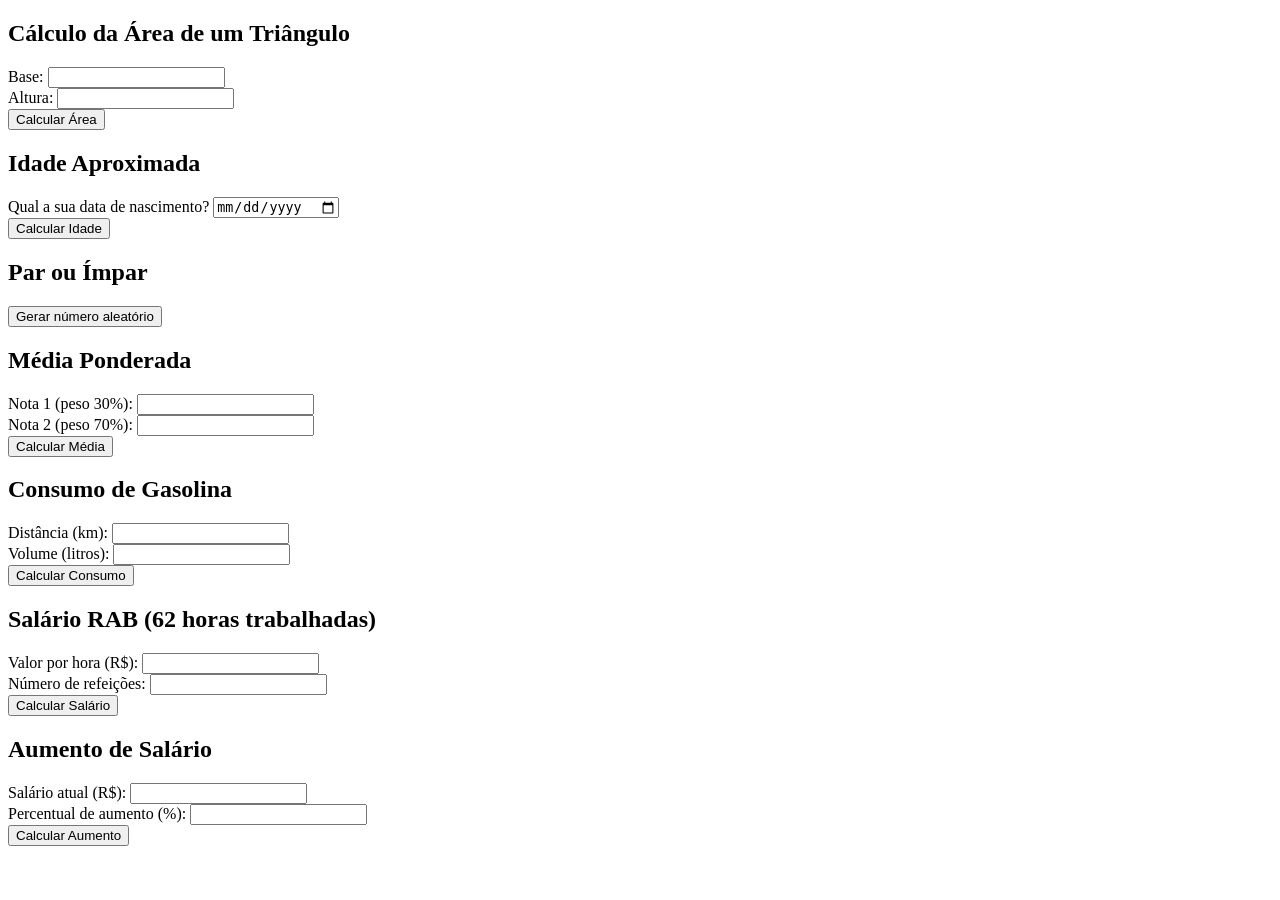
<file: atividade 1/index.html>
<!DOCTYPE html>
<html lang="pt-BR">

<head>
    <meta charset="UTF-8">
    <meta name="viewport" content="width=device-width, initial-scale=1.0">
    <title>Document</title>
</head>

<body>
    <h2>Cálculo da Área de um Triângulo</h2>
    <label>Base: </label>
    <input type="number" name="base" id="base">
    <br>
    <label>Altura: </label>
    <input type="number" name="altura" id="altura">
    <br>
    <button onclick="calcularArea()">Calcular Área</button>
    <h3 id="resultadoArea"></h3>

    <h2>Idade Aproximada</h2>
    <label>Qual a sua data de nascimento?</label>
    <input type="date" name="nascimento" id="nascimento">
    <br>
    <button onclick="calcularIdade()">Calcular Idade</button>
    <h3 id="resultadoIdade"></h3>

    <h2>Par ou Ímpar</h2>
    <button onclick="gerarNumero()">Gerar número aleatório</button>
    <h3 id="resultado"></h3>

    <h2>Média Ponderada</h2>
    <label>Nota 1 (peso 30%): </label>
    <input type="number" id="nota1">
    <br>
    <label>Nota 2 (peso 70%): </label>
    <input type="number" id="nota2">
    <br>
    <button onclick="calcularMedia()">Calcular Média</button>
    <br>
    <label id="resultadoMedia"></label>

    <h2>Consumo de Gasolina</h2>
    <label>Distância (km): </label>
    <input type="number" id="distancia">
    <br>
    <label>Volume (litros): </label>
    <input type="number" id="volume">
    <br>
    <button onclick="calcularConsumo()">Calcular Consumo</button>
    <h3 id="resultadoConsumo"></h3>

    <h2>Salário RAB (62 horas trabalhadas)</h2>
    <label>Valor por hora (R$): </label>
    <input type="number" id="valorHora">
    <br>
    <label>Número de refeições: </label>
    <input type="number" id="refeicoes">
    <br>
    <button onclick="calcularSalario()">Calcular Salário</button>
    <h3 id="resultadoSalario"></h3>

    <h2>Aumento de Salário</h2>
    <label>Salário atual (R$): </label>
    <input type="number" id="salario">
    <br>
    <label>Percentual de aumento (%): </label>
    <input type="number" id="percentual">
    <br>
    <button onclick="calcularAumento()">Calcular Aumento</button>
    <p id="resultadoAumento"></p>

    <script>
        function calcularArea() {
            const base = document.getElementById("base").value;
            const altura = document.getElementById("altura").value;
            const area = (base * altura) / 2;
            document.getElementById("resultadoArea").innerHTML = "A área do triângulo é: " + area;
        }

        function calcularIdade() {
            const nascimento = document.getElementById("nascimento").value;
            const hoje = new Date();
            const nasc = new Date(nascimento + "T00:00:00");

            let anos = hoje.getFullYear() - nasc.getFullYear();
            if (hoje.getMonth() < nasc.getMonth() || (hoje.getMonth() === nasc.getMonth() && hoje.getDate() < nasc.getDate())) {
                anos--;
            }

            let meses = (hoje.getFullYear() - nasc.getFullYear()) * 12 + (hoje.getMonth() - nasc.getMonth());
            if (hoje.getDate() < nasc.getDate()) meses--;

            const diffMs = hoje - nasc;
            const dias = Math.floor(diffMs / (1000 * 60 * 60 * 24));
            const semanas = Math.floor(dias / 7);
            const minutos = Math.floor(diffMs / (1000 * 60));
            const segundos = Math.floor(diffMs / 1000);

            let em2050 = 2050 - nasc.getFullYear();
            const nascMesAntes = nasc.getMonth() < hoje.getMonth() ||
                (nasc.getMonth() === hoje.getMonth() && nasc.getDate() <= hoje.getDate());
            if (!nascMesAntes) {
                em2050--;
            }

            document.getElementById("resultadoIdade").innerHTML =
                "Anos: " + anos + "<br>" +
                "Meses vividos: " + meses + "<br>" +
                "Semanas vividas: " + semanas + "<br>" +
                "Dias vividos: " + dias + "<br>" +
                "Minutos vividos: " + minutos + "<br>" +
                "Segundos vividos: " + segundos + "<br>" +
                "Em 2050 você terá: " + em2050 + " anos";
        }

        function gerarNumero() {
            const numero = Math.floor(Math.random() * 100) + 1;
            if (numero % 2 === 0) {
                document.getElementById("resultado").innerHTML = numero + " é par";
            } else {
                document.getElementById("resultado").innerHTML = numero + " é ímpar";
            }
        }

        function calcularMedia() {
            const nota1 = parseFloat(document.getElementById("nota1").value);
            const nota2 = parseFloat(document.getElementById("nota2").value);
            const media = (nota1 * 0.30) + (nota2 * 0.70);
            document.getElementById("resultadoMedia").innerHTML = "Média ponderada: " + media.toFixed(2);
        }

        function calcularConsumo() {
            const distancia = parseFloat(document.getElementById("distancia").value);
            const volume = parseFloat(document.getElementById("volume").value);
            const consumo = distancia / volume;
            document.getElementById("resultadoConsumo").innerHTML = "Consumo médio: " + consumo.toFixed(2) + " km/l";
        }

        function calcularSalario() {
            const valorHora = parseFloat(document.getElementById("valorHora").value);
            const refeicoes = parseInt(document.getElementById("refeicoes").value);
            const horasTrabalhadas = 62;

            let salarioBruto;
            if (horasTrabalhadas <= 40) {
                salarioBruto = horasTrabalhadas * valorHora;
            } else {
                const horasExtras = horasTrabalhadas - 40;
                salarioBruto = (40 * valorHora) + (horasExtras * valorHora * 3);
            }

            const desconto = refeicoes * 1.50;
            const salarioLiquido = salarioBruto - desconto;

            document.getElementById("resultadoSalario").innerHTML =
                "Salário bruto: R$ " + salarioBruto.toFixed(2) + "<br>" +
                "Desconto refeição: R$ " + desconto.toFixed(2) + "<br>" +
                "Salário líquido: R$ " + salarioLiquido.toFixed(2);
        }

        function calcularAumento() {
            const salario = parseFloat(document.getElementById("salario").value);
            const percentual = parseFloat(document.getElementById("percentual").value);

            const aumento = salario * (percentual / 100);
            const novoSalario = salario + aumento;

            document.getElementById("resultadoAumento").innerHTML =
                "Aumento: R$ " + aumento.toFixed(2) + "<br>" +
                "Novo salário: R$ " + novoSalario.toFixed(2);
        }
    </script>
</body>

</html>
</file>
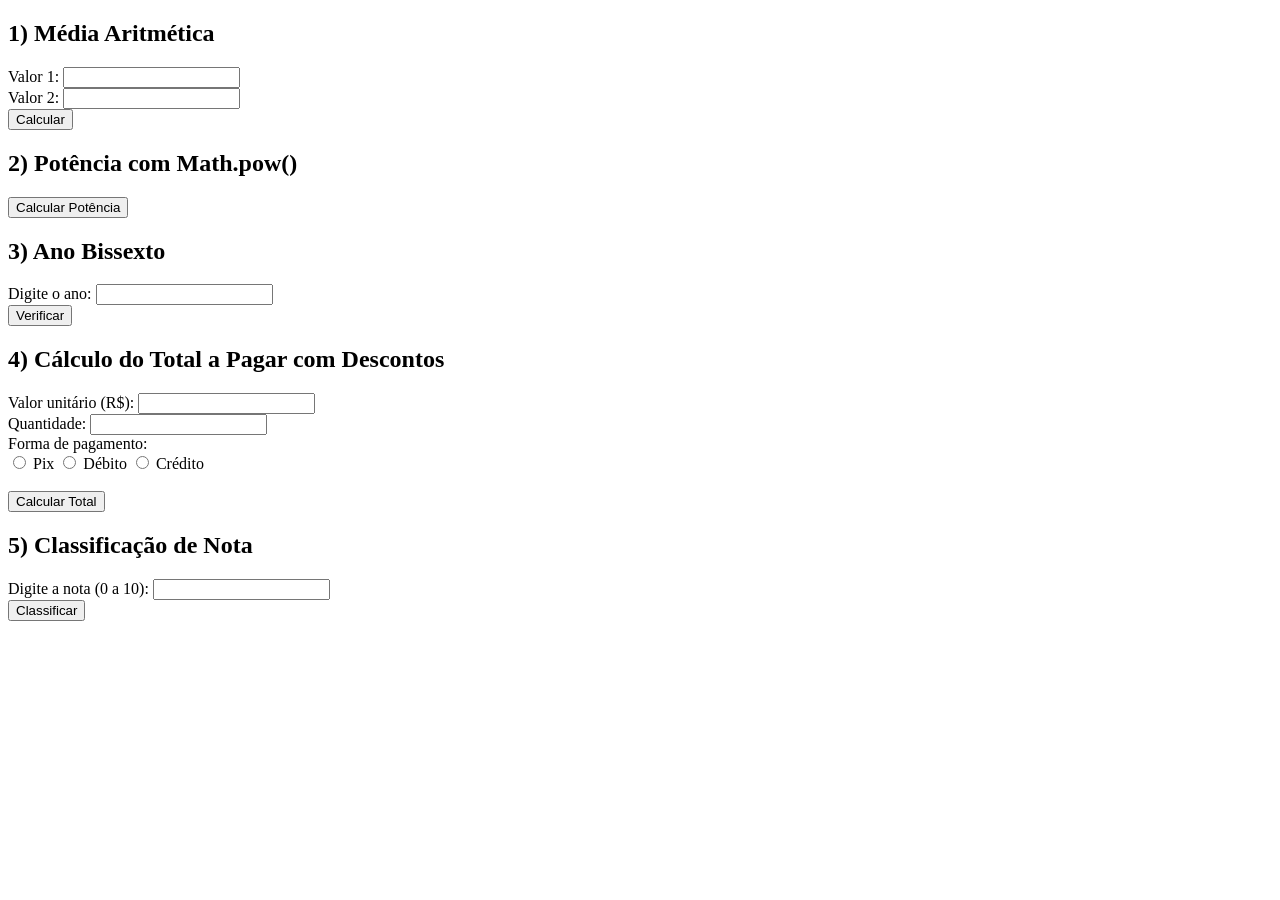
<file: atividade 2/index.html>
<!DOCTYPE html>
<html lang="pt-BR">

<head>
    <meta charset="UTF-8">
    <meta name="viewport" content="width=device-width, initial-scale=1.0">
    <title>Exercicios JS</title>
</head>

<body>

    <h2>1) Média Aritmética</h2>
    <label>Valor 1: </label>
    <input type="text" id="valor1">
    <br>
    <label>Valor 2: </label>
    <input type="text" id="valor2">
    <br>
    <button onclick="calcularMedia()">Calcular</button>
    <br>
    <label id="resultadoMedia"></label>

    <script>
        function calcularMedia() {
            const v1 = parseFloat(document.getElementById("valor1").value);
            const v2 = parseFloat(document.getElementById("valor2").value);
            const media = (v1 + v2) / 2;
            document.getElementById("resultadoMedia").innerHTML = "Média: " + media;
        }
    </script>

    <h2>2) Potência com Math.pow()</h2>
    <button onclick="calcularPotencia()">Calcular Potência</button>

    <script>
        function calcularPotencia() {
            const x = parseFloat(window.prompt("Digite a base:"));
            const y = parseFloat(window.prompt("Digite o expoente:"));
            const resultado = Math.pow(x, y);
            console.log("Resultado da potência: " + resultado);
        }
    </script>

    <h2>3) Ano Bissexto</h2>
    <label>Digite o ano: </label>
    <input type="number" id="ano">
    <br>
    <button onclick="verificarBissexto()">Verificar</button>
    <h3 id="resultadoBissexto"></h3>

    <script>
        function verificarBissexto() {
            const ano = parseInt(document.getElementById("ano").value);
            if ((ano % 4 === 0 && ano % 100 !== 0) || ano % 400 === 0) {
                document.getElementById("resultadoBissexto").innerHTML = ano + " é um ano bissexto!";
            } else {
                document.getElementById("resultadoBissexto").innerHTML = ano + " não é um ano bissexto.";
            }
        }
    </script>

    <h2>4) Cálculo do Total a Pagar com Descontos</h2>
    <label>Valor unitário (R$): </label>
    <input type="number" id="valorUnitario">
    <br>
    <label>Quantidade: </label>
    <input type="number" id="quantidade">
    <br>
    <label>Forma de pagamento: </label>
    <br>
    <input type="radio" name="pagamento" value="pix"> Pix
    <input type="radio" name="pagamento" value="debito"> Débito
    <input type="radio" name="pagamento" value="credito"> Crédito
    <br><br>
    <button onclick="calcularTotal()">Calcular Total</button>
    <p id="resultadoTotal"></p>

    <script>
        function calcularTotal() {
            const valor = parseFloat(document.getElementById("valorUnitario").value);
            const qtd = parseInt(document.getElementById("quantidade").value);
            const pagamento = document.querySelector('input[name="pagamento"]:checked');

            if (pagamento === null) {
                alert("Selecione uma forma de pagamento!");
                return;
            }

            let total = valor * qtd;
            let desconto = 0;

            if (total >= 1000) {
                desconto = total * 0.10;
            }

            if (pagamento.value === "pix") {
                desconto = desconto + total * 0.10;
            } else if (pagamento.value === "debito") {
                desconto = desconto + total * 0.05;
            }

            const totalFinal = total - desconto;

            document.getElementById("resultadoTotal").innerHTML =
                "Total a pagar: R$ " + totalFinal.toFixed(2) + "<br>" +
                "Desconto aplicado: R$ " + desconto.toFixed(2) + "<br>" +
                "Forma de pagamento: " + pagamento.value;
        }
    </script>

    <h2>5) Classificação de Nota</h2>
    <label>Digite a nota (0 a 10): </label>
    <input type="number" id="nota">
    <br>
    <button onclick="classificarNota()">Classificar</button>
    <h3 id="resultadoNota"></h3>

    <script>
        function classificarNota() {
            const nota = parseFloat(document.getElementById("nota").value);
            if (nota < 4) {
                document.getElementById("resultadoNota").innerHTML = "Reprovado";
            } else if (nota >= 4 && nota <= 5.9) {
                document.getElementById("resultadoNota").innerHTML = "Em recuperação";
            } else if (nota >= 6) {
                document.getElementById("resultadoNota").innerHTML = "Aprovado";
            }
        }
    </script>

</body>

</html>
</file>
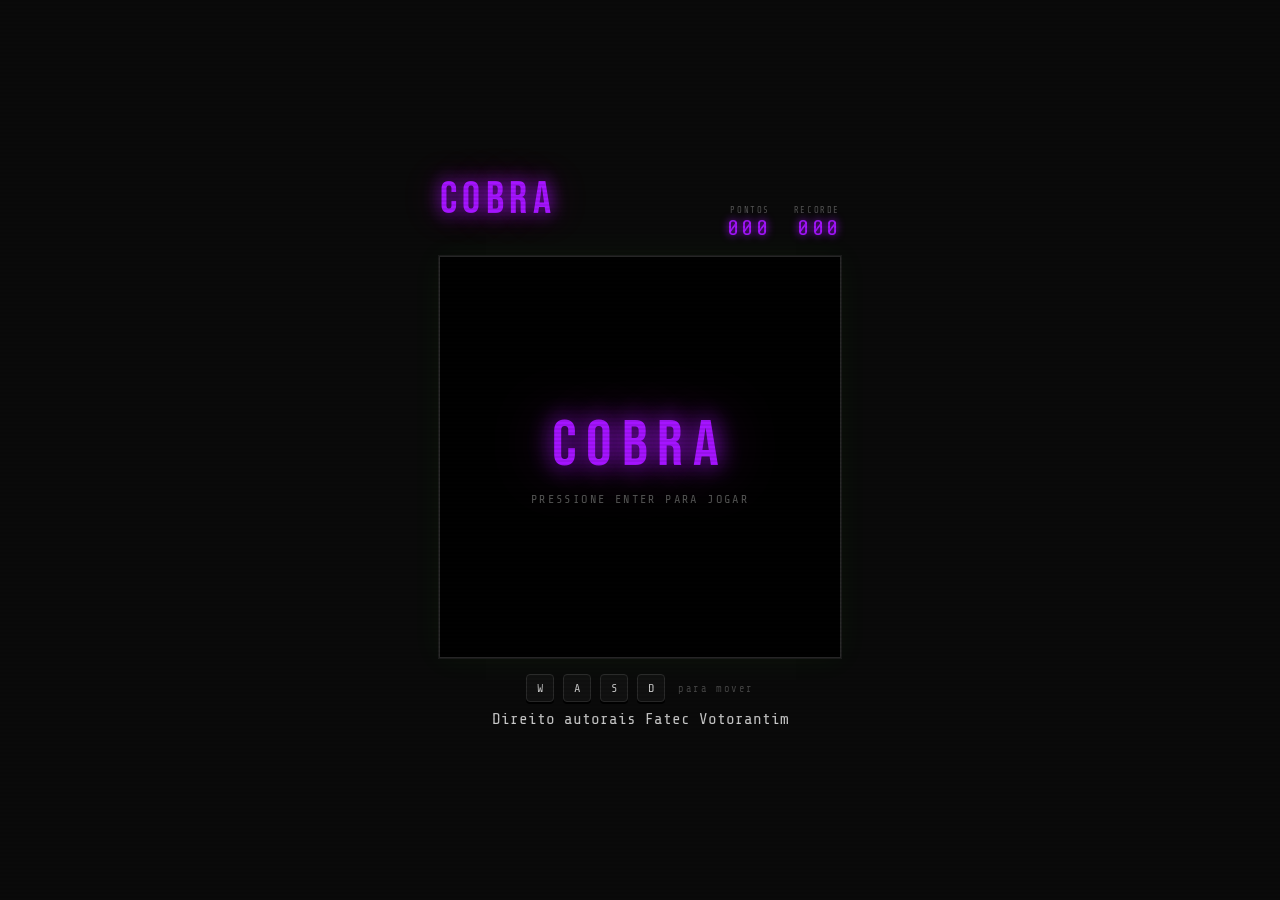
<file: aula 2/index.html>
<!DOCTYPE html>
<html lang="pt-BR">
<head>
  <meta charset="UTF-8" />
  <meta name="viewport" content="width=device-width, initial-scale=1.0" />
  <title>COBRA</title>
  <link rel="stylesheet" href="style.css" />
</head>
<body>
  <div class="wrapper">
    <header>
      <span class="label">COBRA</span>
      <div class="scores">
        <div class="score-box">
          <span class="score-label">PONTOS</span>
          <span id="score">000</span>
        </div>
        <div class="score-box">
          <span class="score-label">RECORDE</span>
          <span id="highscore">000</span>
        </div>
      </div>
    </header>

    <main>
        <div class="arena">
        <canvas id="canvas" width="400" height="400"></canvas>
            <div id="overlay" class="overlay">
                <div class="overlay-content">
                <p class="overlay-title" id="overlay-title">COBRA</p>
                <p class="overlay-sub" id="overlay-sub">pressione ENTER para jogar</p>
                </div>
            </div>
        </div>
    </main>

    <footer>
        <div>
            <span class="key">W</span>
            <span class="key">A</span>
            <span class="key">S</span>
            <span class="key">D</span>
            <span class="hint">para mover</span>
        </div>
        
        <div>Direito autorais Fatec Votorantim</div>
    </footer>
  </div>

  <script src="script.js"></script>
</body>
</html>
</file>
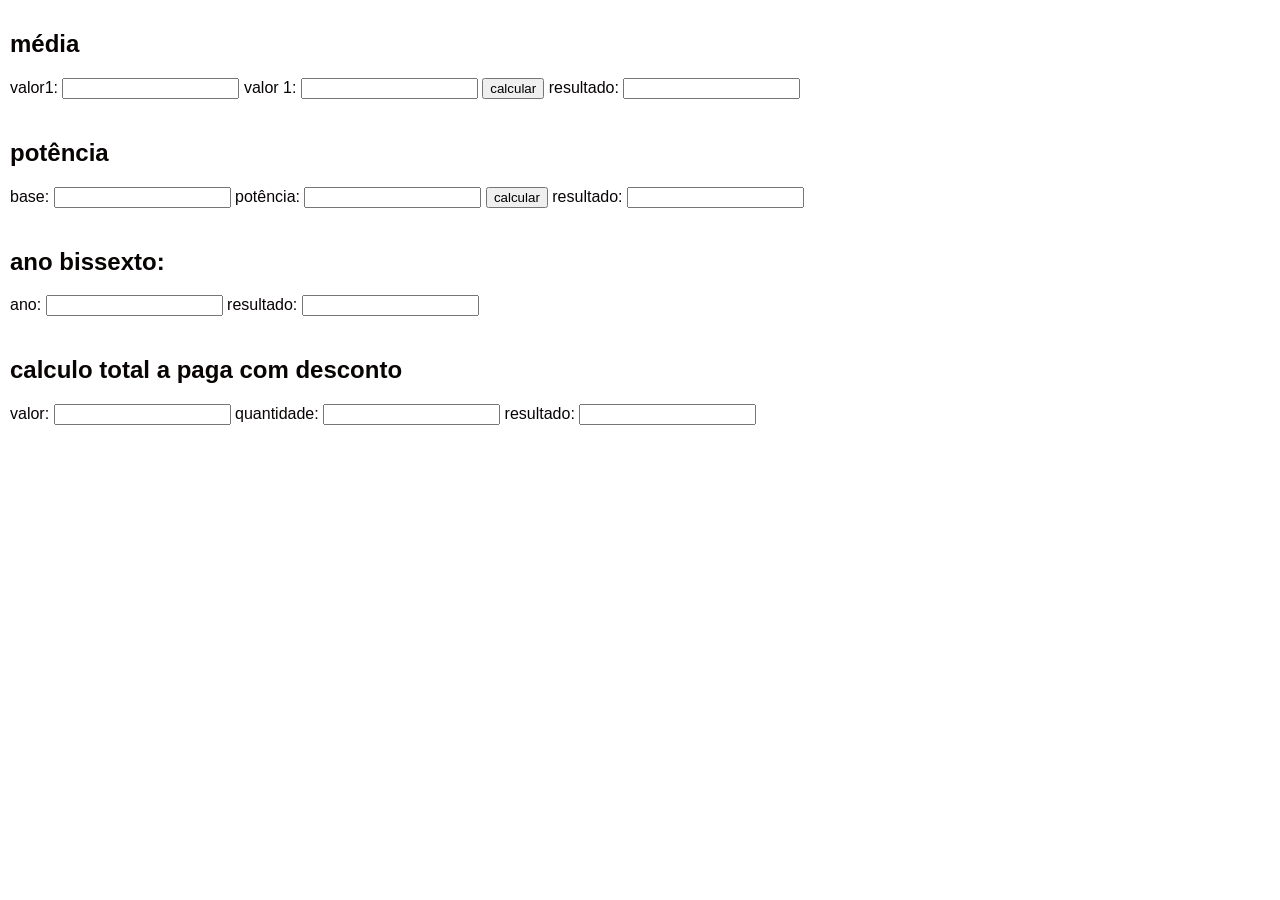
<file: aula 6/index.html>
<!DOCTYPE html>
<html lang="en">
<head>
    <meta charset="UTF-8">
    <meta name="viewport" content="width=device-width, initial-scale=1.0">
    <link rel="stylesheet" href="style.css">
    <link rel="script" href="script.js">
    <title>Aula 6</title>
</head>
<body>
    <section>
        <h2>
            média
        </h2>
        <label for="v1s1">
            valor1:
            <input type="number" id="valor1s1">
        </label>
        <label for="v2s1">
            valor 1:
            <input type="number" id="valor2s1">
        </label>
        <input type="button" value="calcular">
        <label for="vr1">
            resultado:
            <input type="number" id="resultados1">
        </label>
    </section>
    <section>
        <h2>potência</h2>
        <label for="v1s2">
            base:
            <input type="number" id="valor1s2">
        </label>
        <label for="v2s2">
            potência:
            <input type="number" id="valor2s2">
        </label>
        <input type="button" value="calcular">
        <label for="vr2">
            resultado:
            <input type="number" id="resultados2">
        </label>
    </section>
    <section>
        <h2>
            ano bissexto:
        </h2>
        <label for="v1s3">
            ano:
            <input type="number" id="valor1s3">
        </label>
        <label for="vr1">
            resultado:
            <input type="number" id="resultados3">
        </label>
    </section>
    <section>
        <h2>calculo total a paga com desconto</h2>
        <label for="v1s1">
            valor:
            <input type="number" id="valor1s1">
        </label>
        <label for="v2s1">
            quantidade:
            <input type="number" id="valor2s1">
        </label>
        <label for="vr1">
            resultado:
            <input type="number" id="resultados1">
        </label>

    </section>
    <section>

    </section>
</body>
</html>
</file>
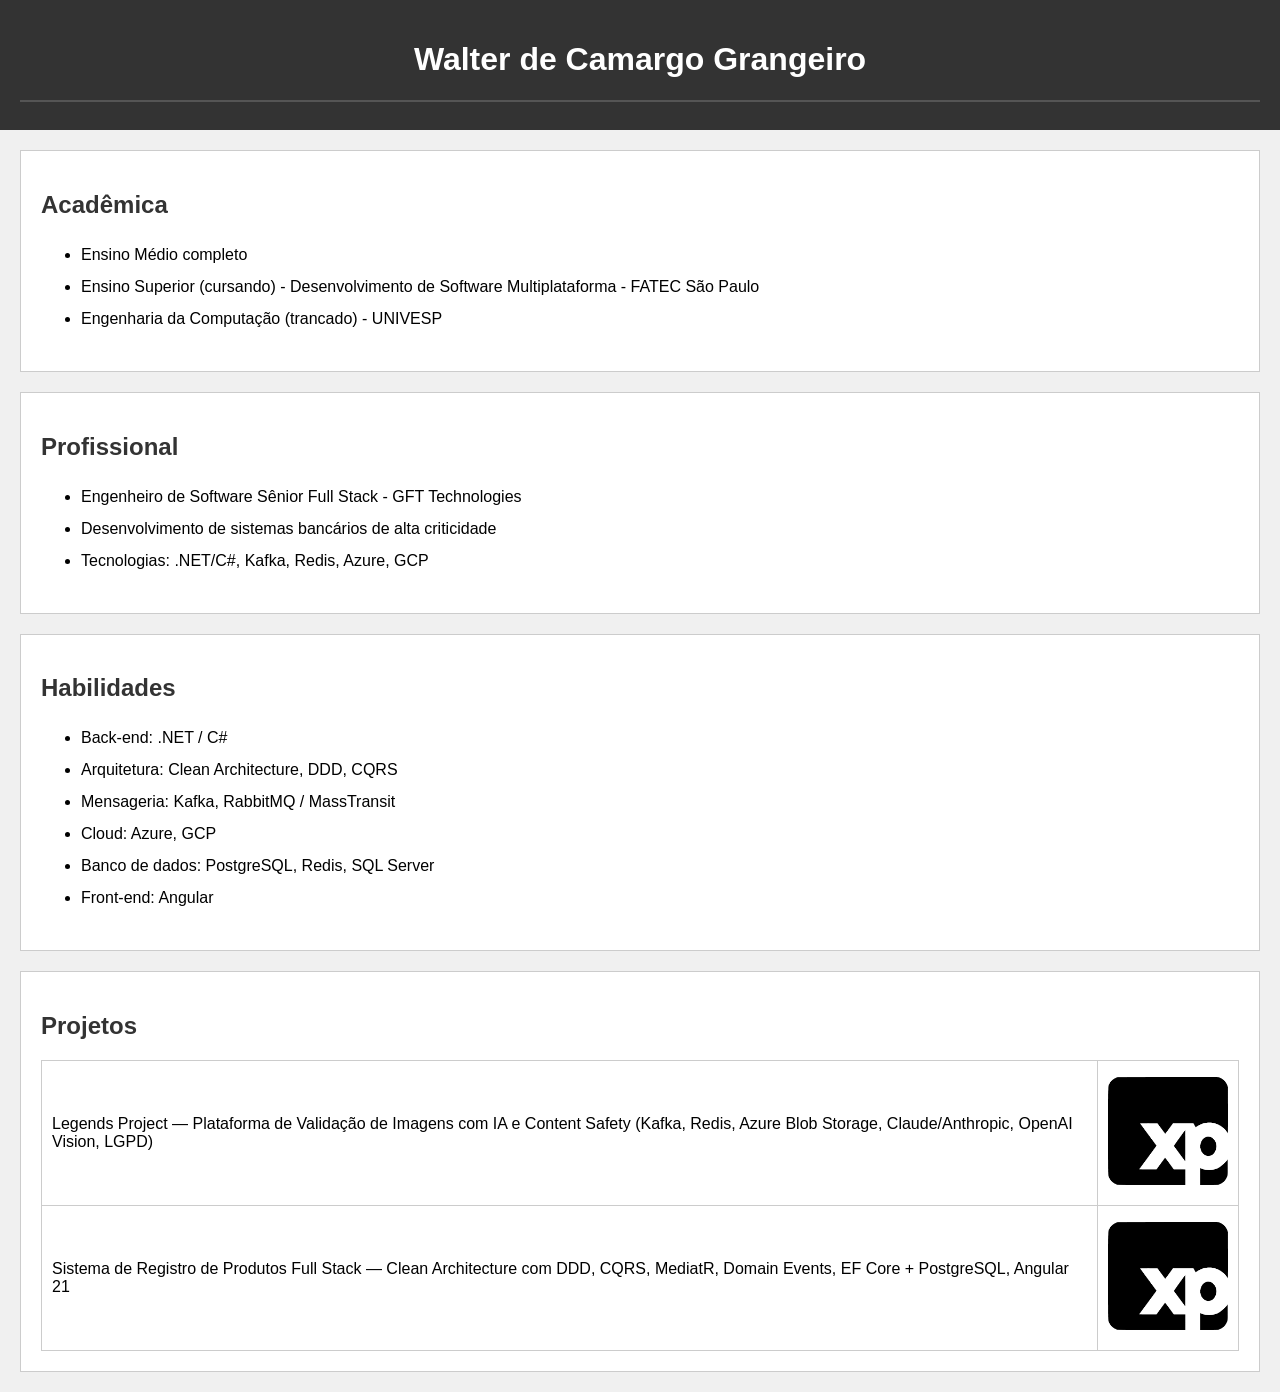
<file: portifolio/index.html>
<!DOCTYPE html>
<html lang="pt-BR">
<head>
    <meta charset="UTF-8">
    <meta name="viewport" content="width=device-width, initial-scale=1.0">
    <meta name="keywords" content="Portifólio, Walt">
    <meta name="description" content="site">
    <link rel="stylesheet" href="style.css">
    <title>Portifólio</title>
</head>
<body>

    <header>
        <h1>Walter de Camargo Grangeiro</h1>
        <hr>
    </header>

    <section>
        <h2>Acadêmica</h2>
        <ul>
            <li>Ensino Médio completo</li>
            <li>Ensino Superior (cursando) - Desenvolvimento de Software Multiplataforma - FATEC São Paulo</li>
            <li>Engenharia da Computação (trancado) - UNIVESP</li>
        </ul>
    </section>

    <section>
        <h2>Profissional</h2>
        <ul>
            <li>Engenheiro de Software Sênior Full Stack - GFT Technologies</li>
            <li>Desenvolvimento de sistemas bancários de alta criticidade</li>
            <li>Tecnologias: .NET/C#, Kafka, Redis, Azure, GCP</li>
        </ul>
    </section>

    <section>
        <h2>Habilidades</h2>
        <ul>
            <li>Back-end: .NET / C#</li>
            <li>Arquitetura: Clean Architecture, DDD, CQRS</li>
            <li>Mensageria: Kafka, RabbitMQ / MassTransit</li>
            <li>Cloud: Azure, GCP</li>
            <li>Banco de dados: PostgreSQL, Redis, SQL Server</li>
            <li>Front-end: Angular</li>
        </ul>
    </section>

    <section>
        <h2>Projetos</h2>
        <table>
            <tr>
                <td>Legends Project — Plataforma de Validação de Imagens com IA e Content Safety (Kafka, Redis, Azure Blob Storage, Claude/Anthropic, OpenAI Vision, LGPD)</td>
                <td><img src="legends.png" alt="Legends Project"></td>
            </tr>
            <tr>
                <td>Sistema de Registro de Produtos Full Stack — Clean Architecture com DDD, CQRS, MediatR, Domain Events, EF Core + PostgreSQL, Angular 21</td>
                <td><img src="legends.png" alt="legends 2"></td>
            </tr>
        </table>
    </section>

    <script>
        let nome = prompt("Qual seu nome Contratante?")
        window.alert("Caro(a) " + nome + " me contrate!")
    </script>

</body>
</html>
</file>
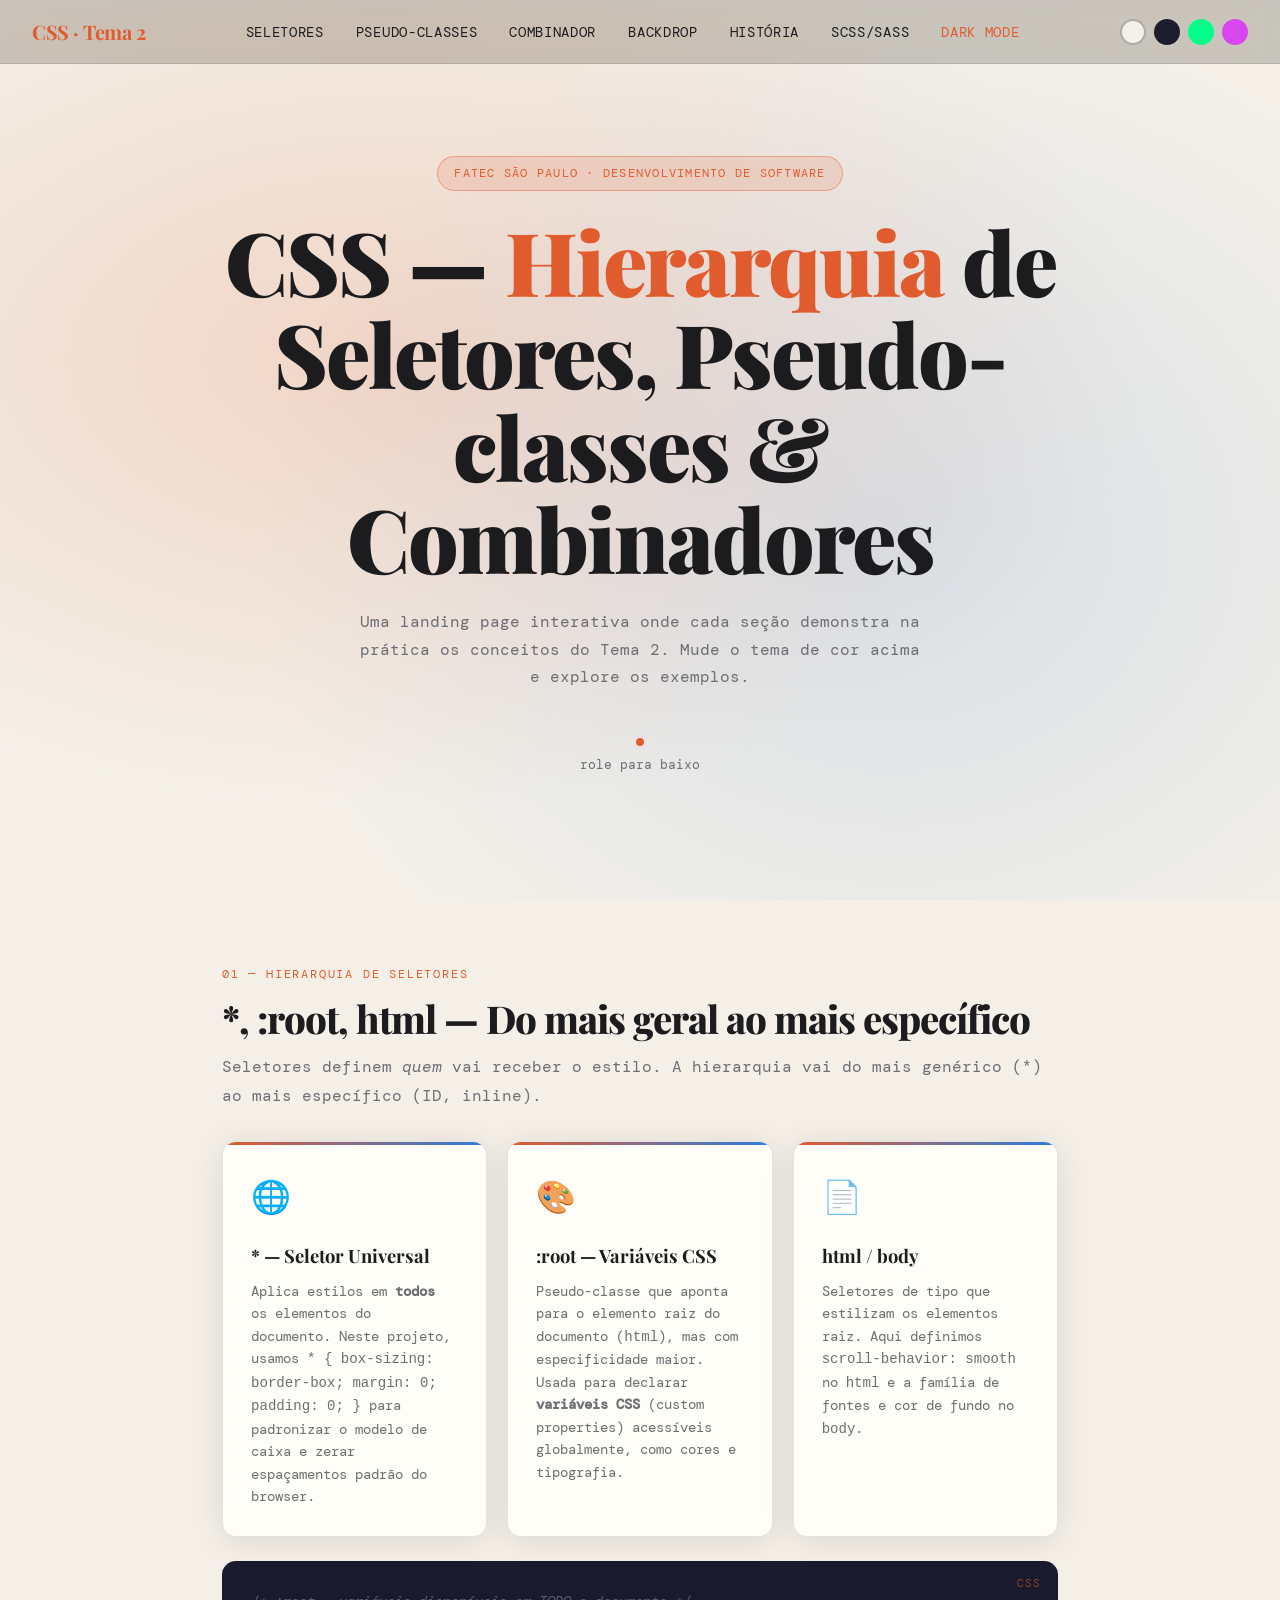
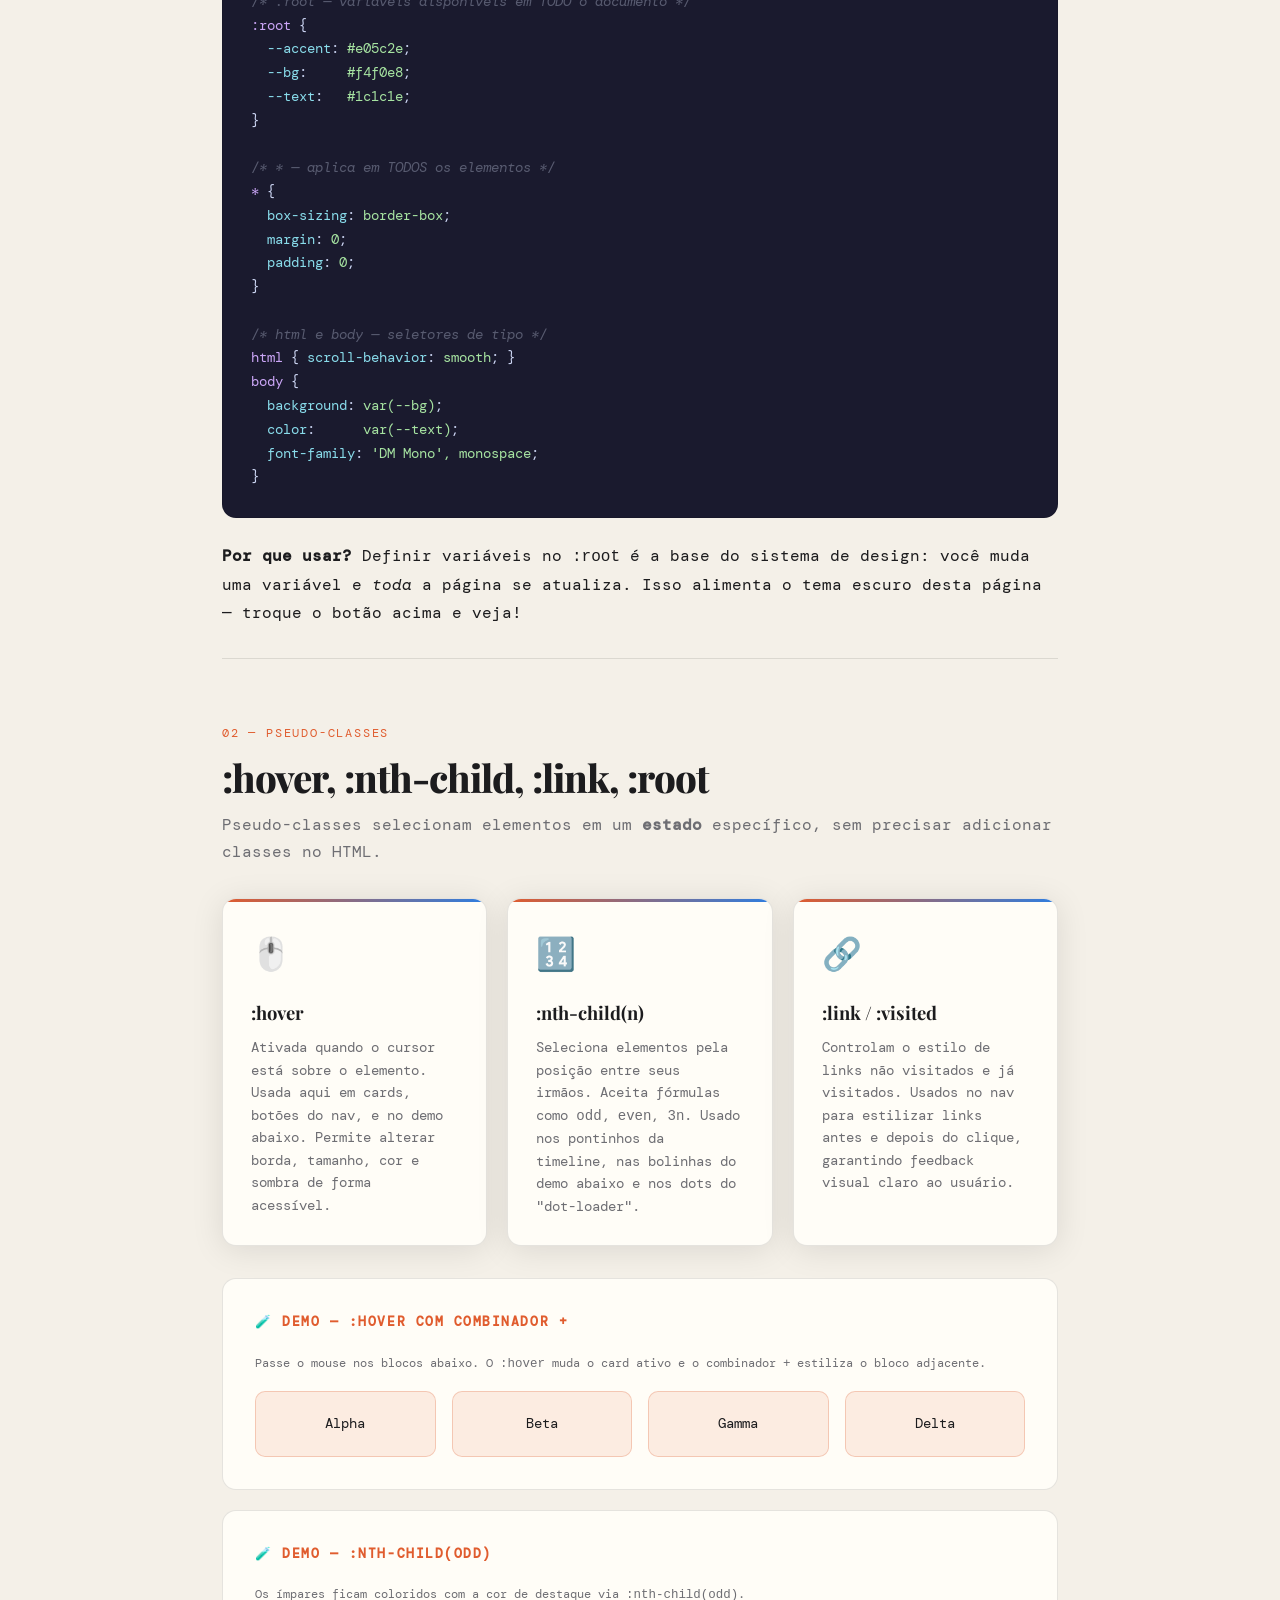
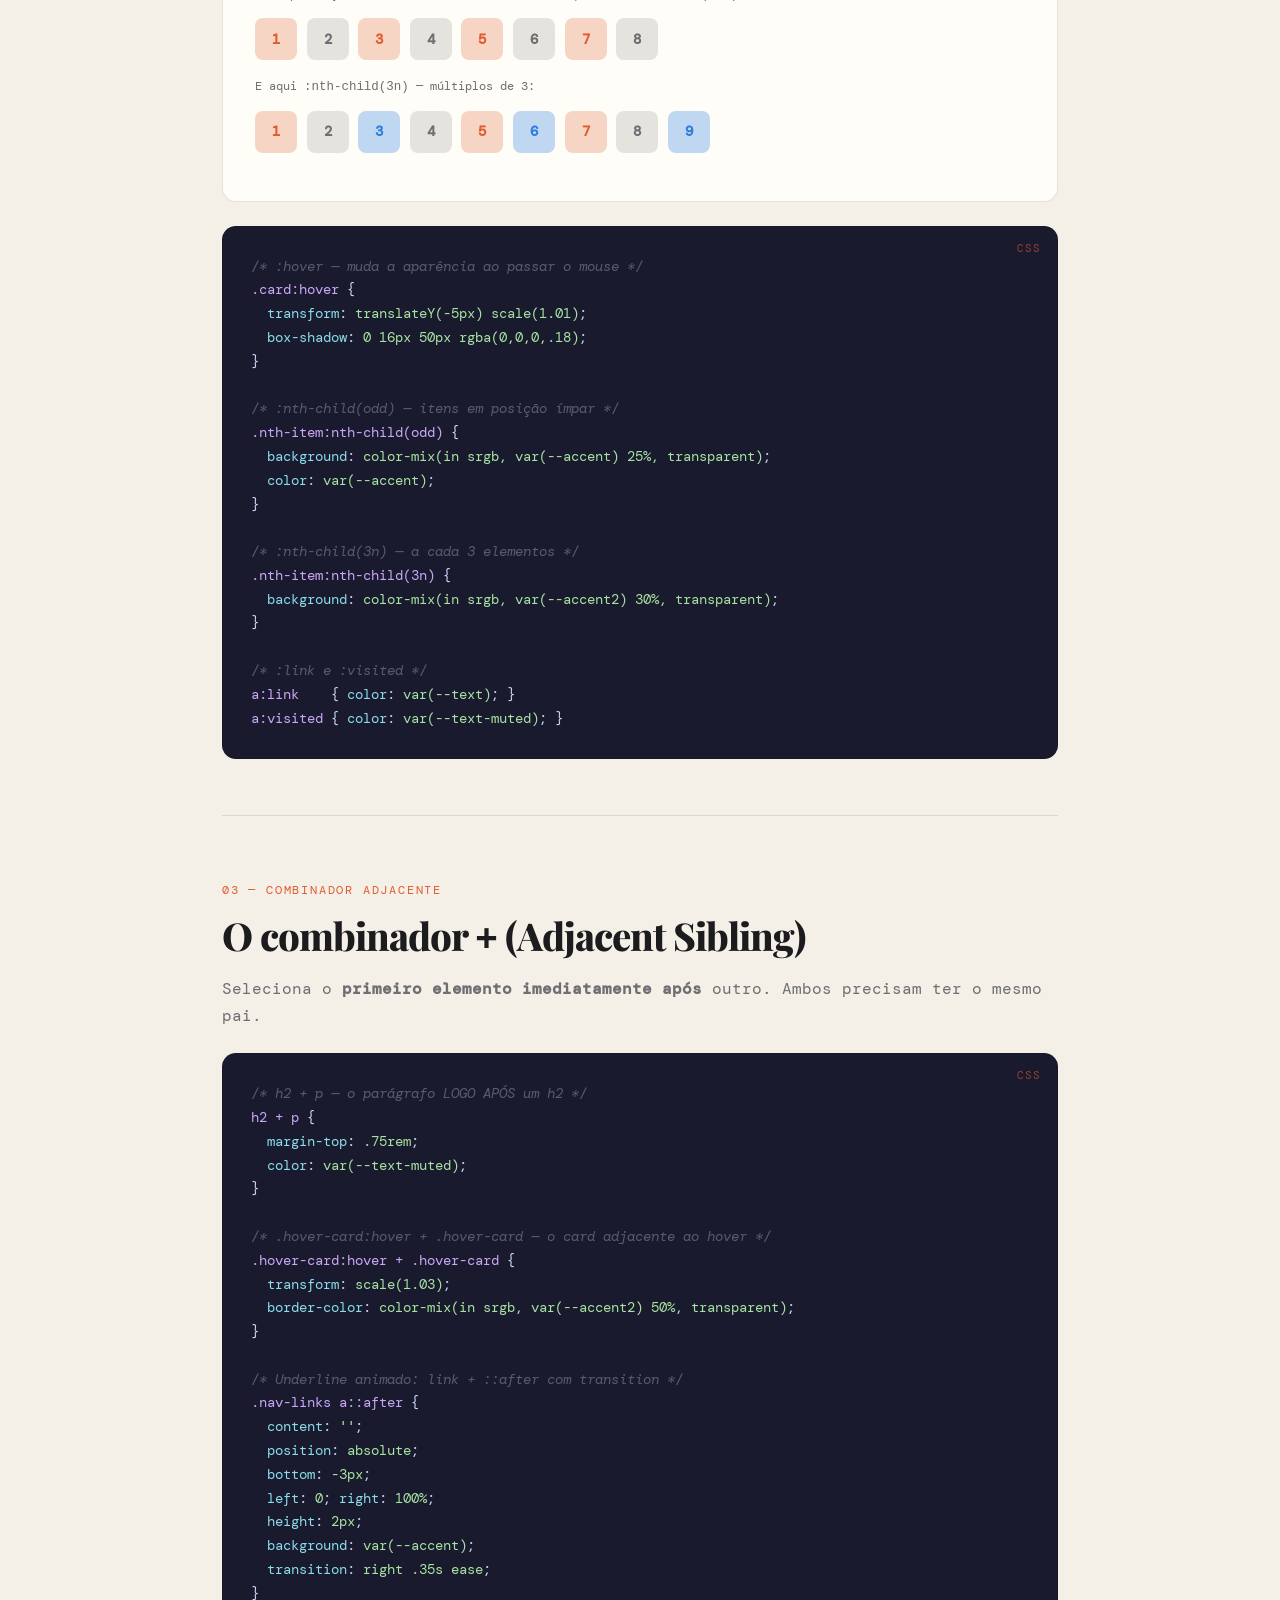
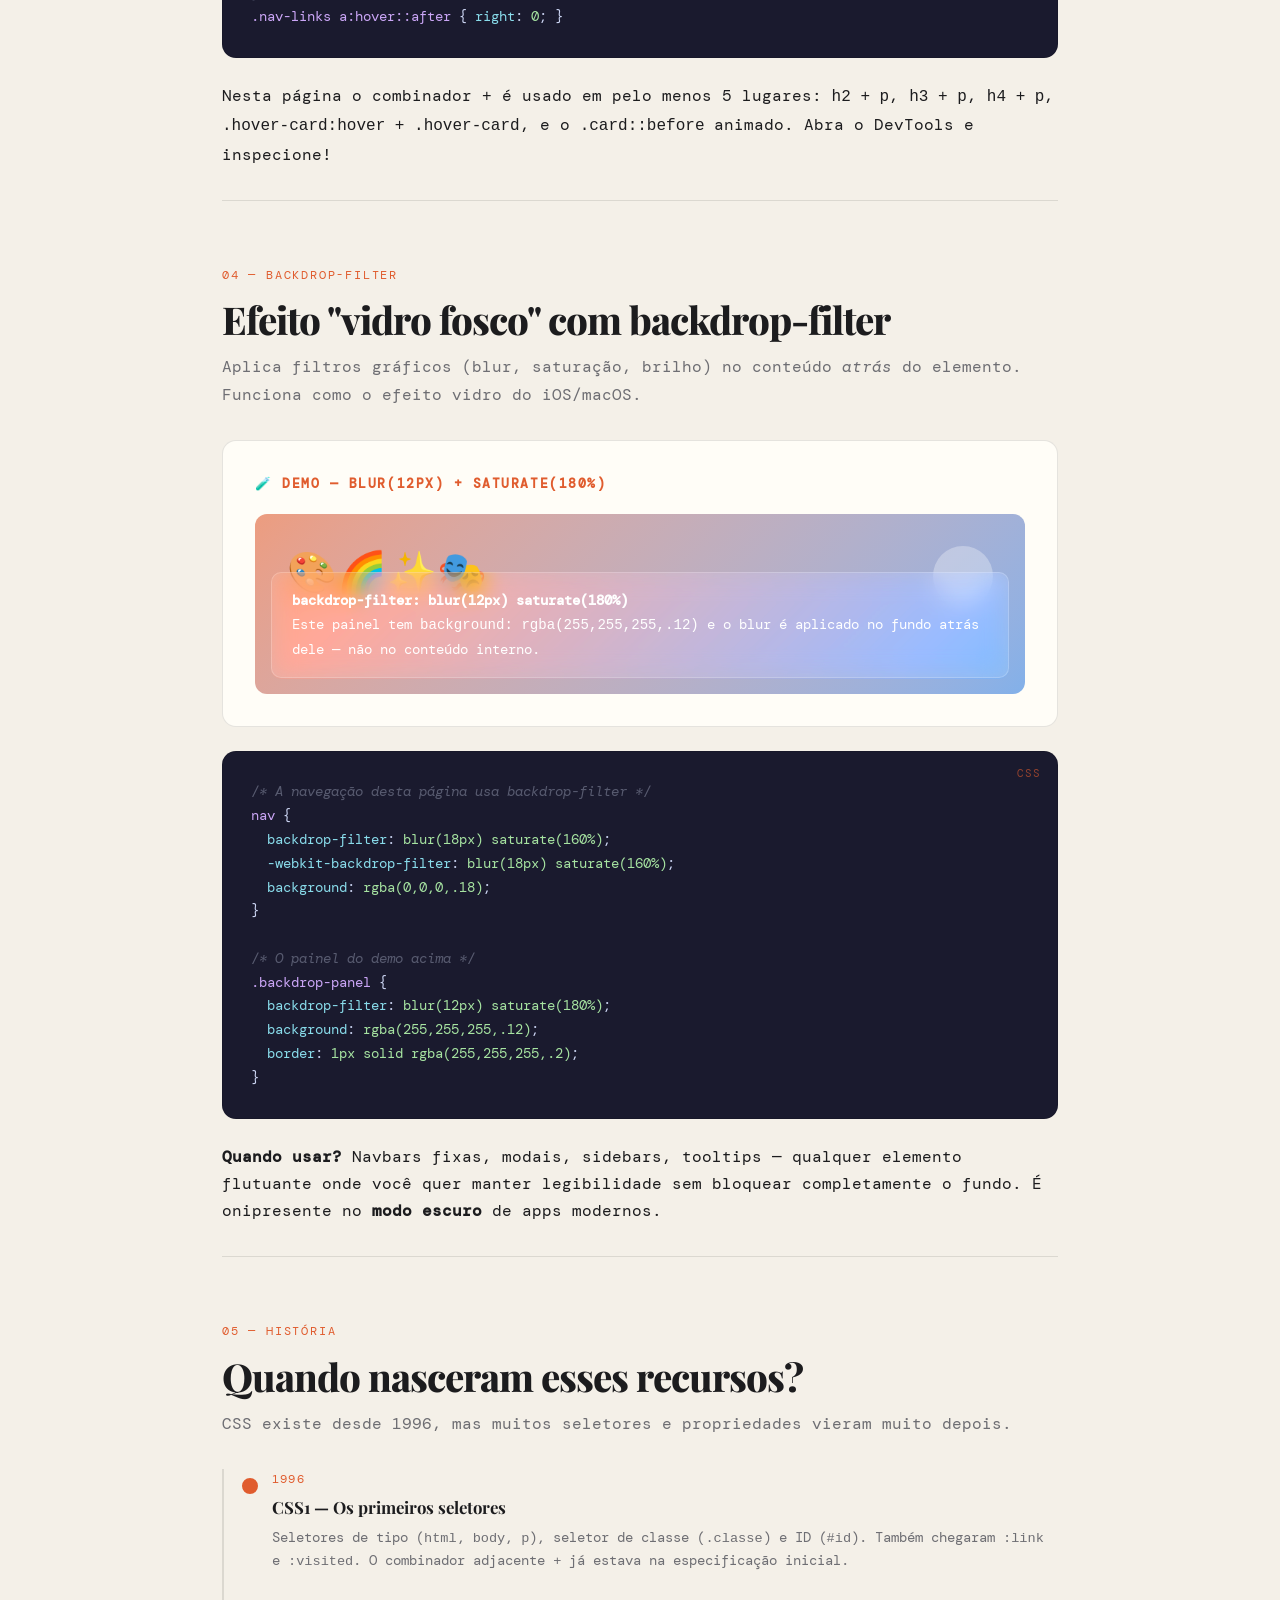
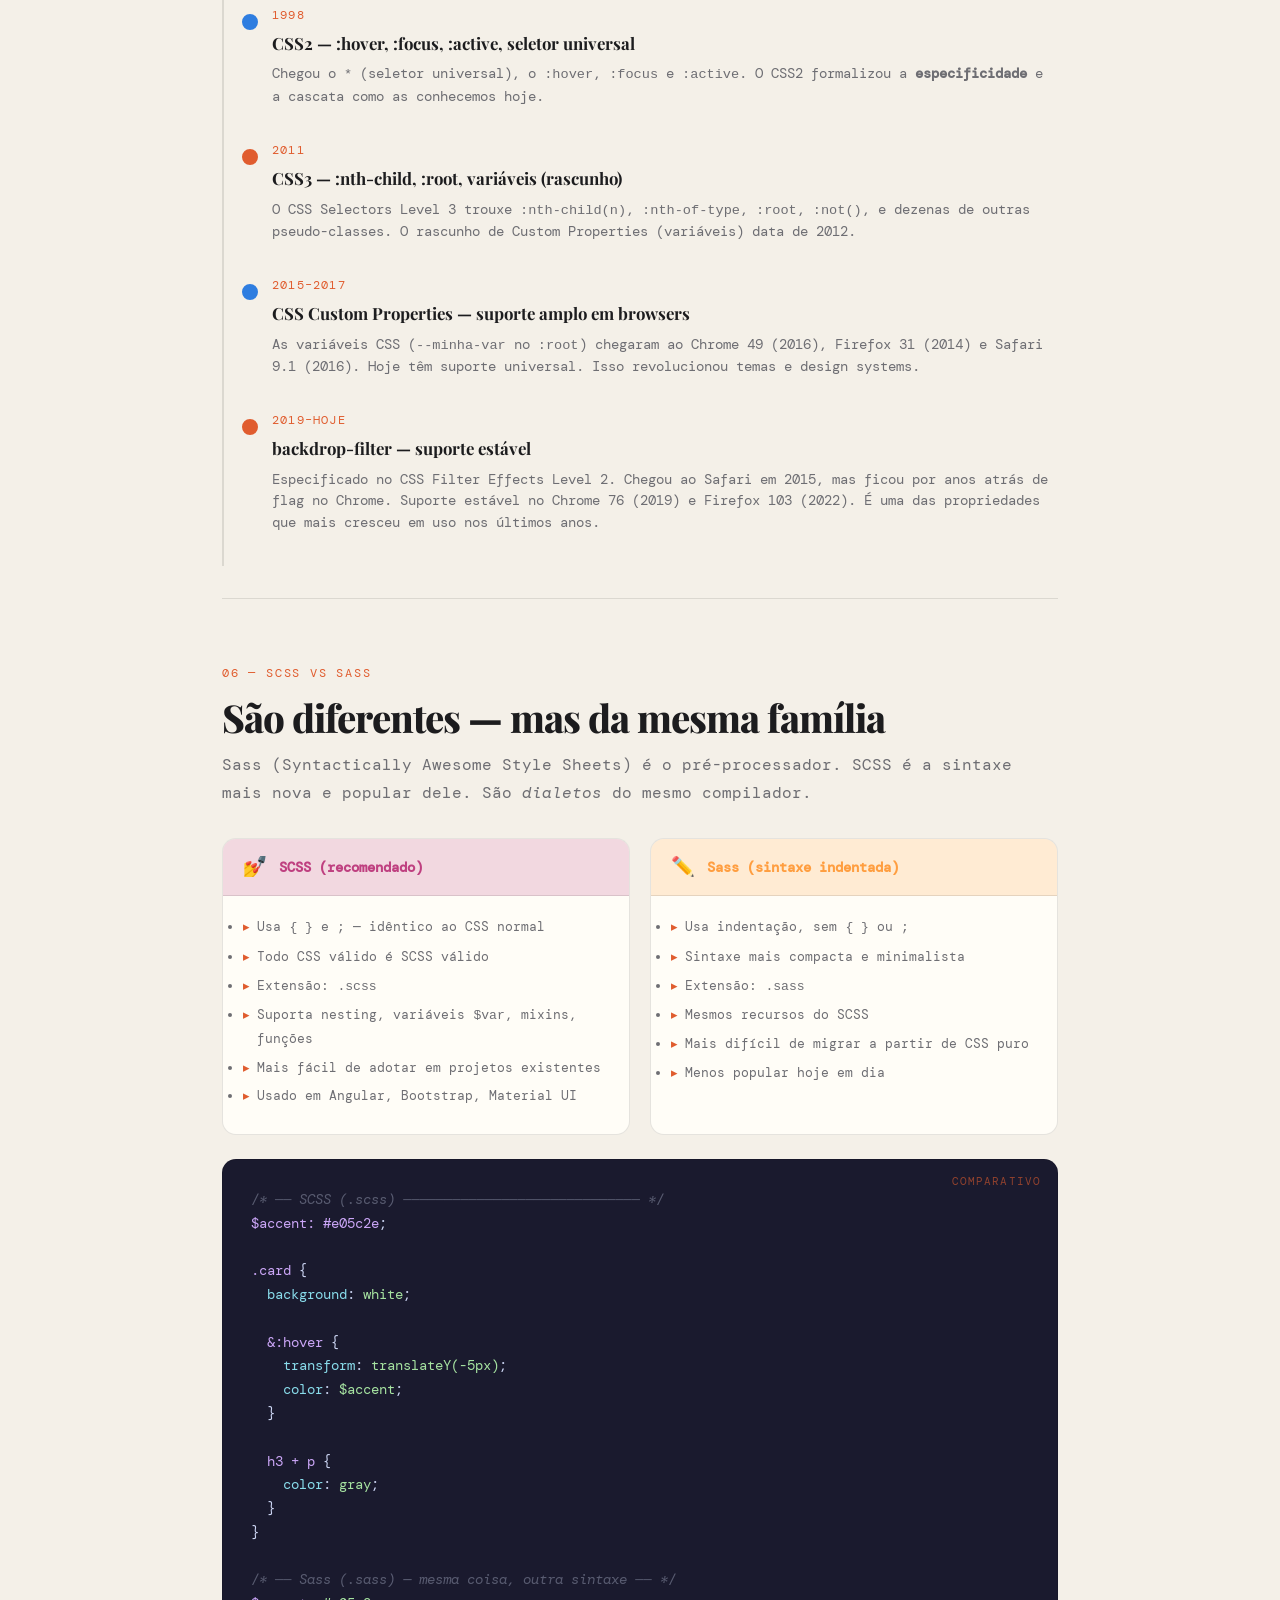
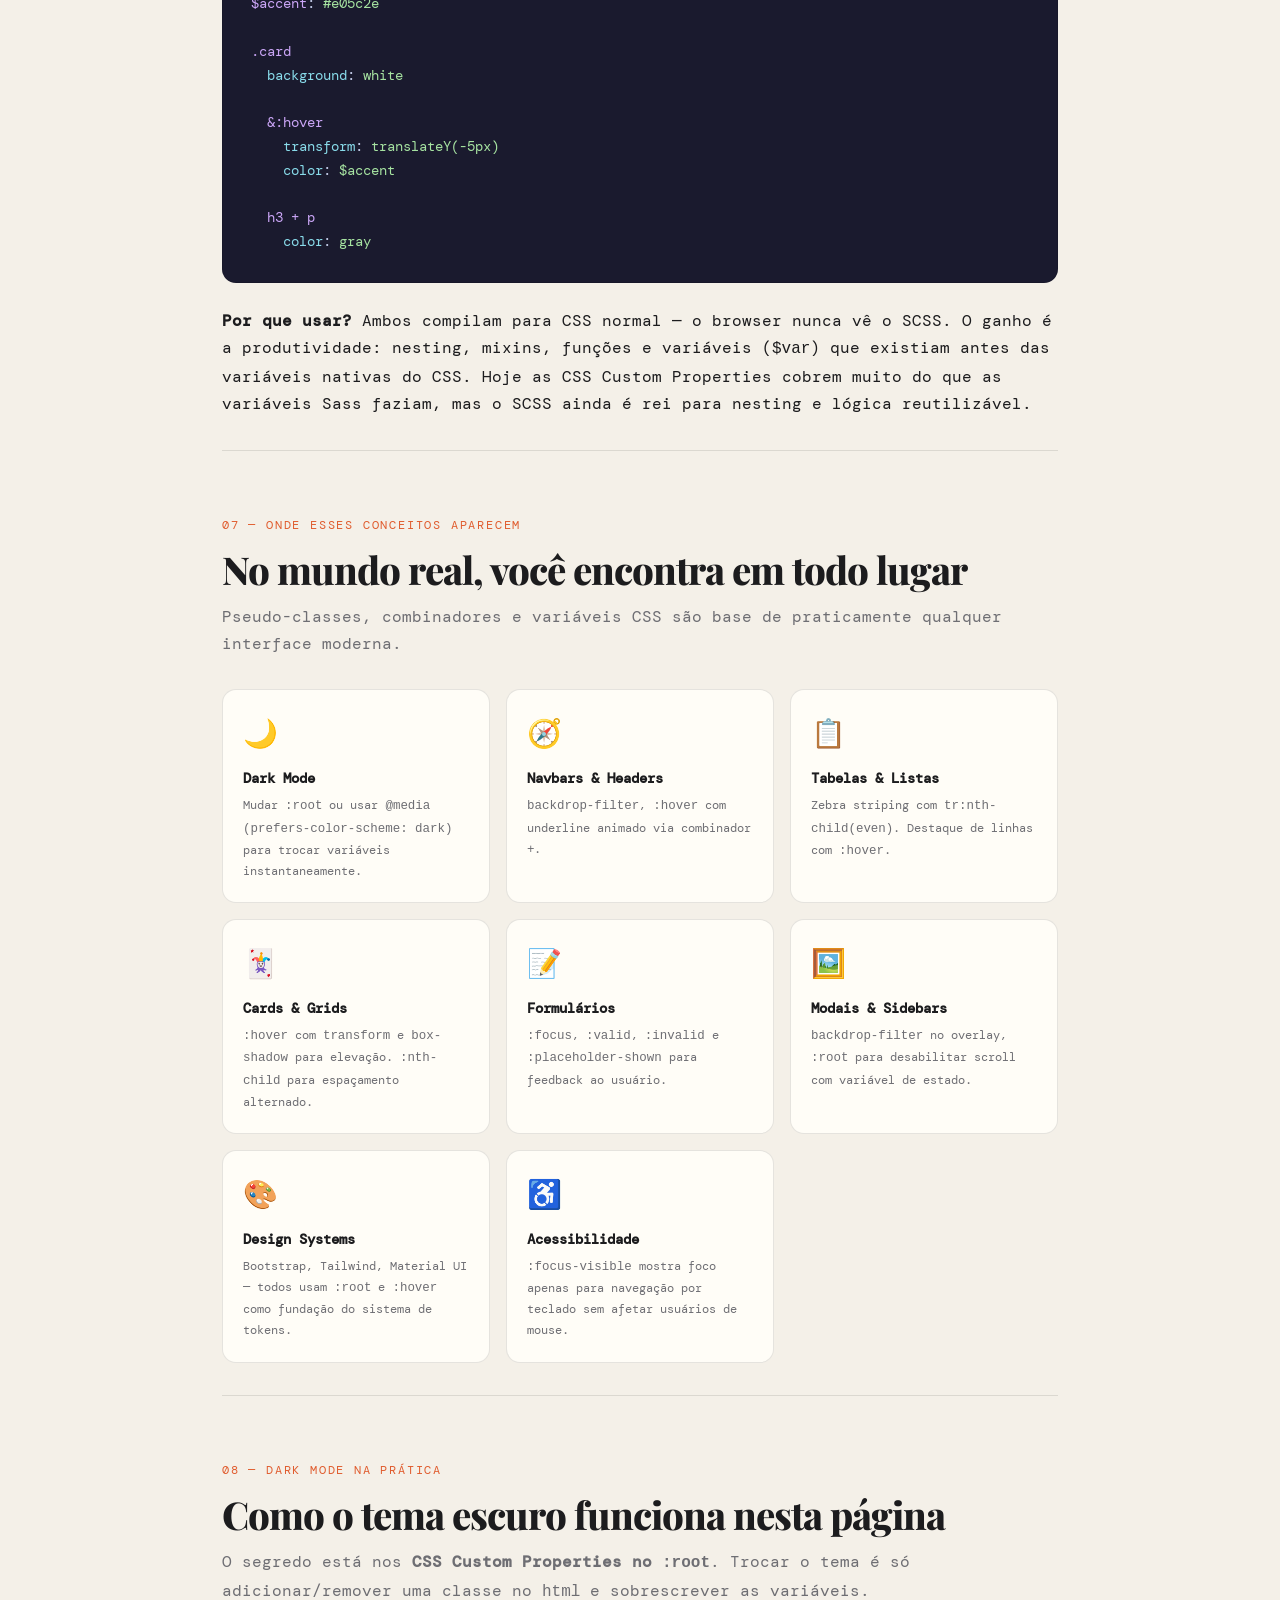
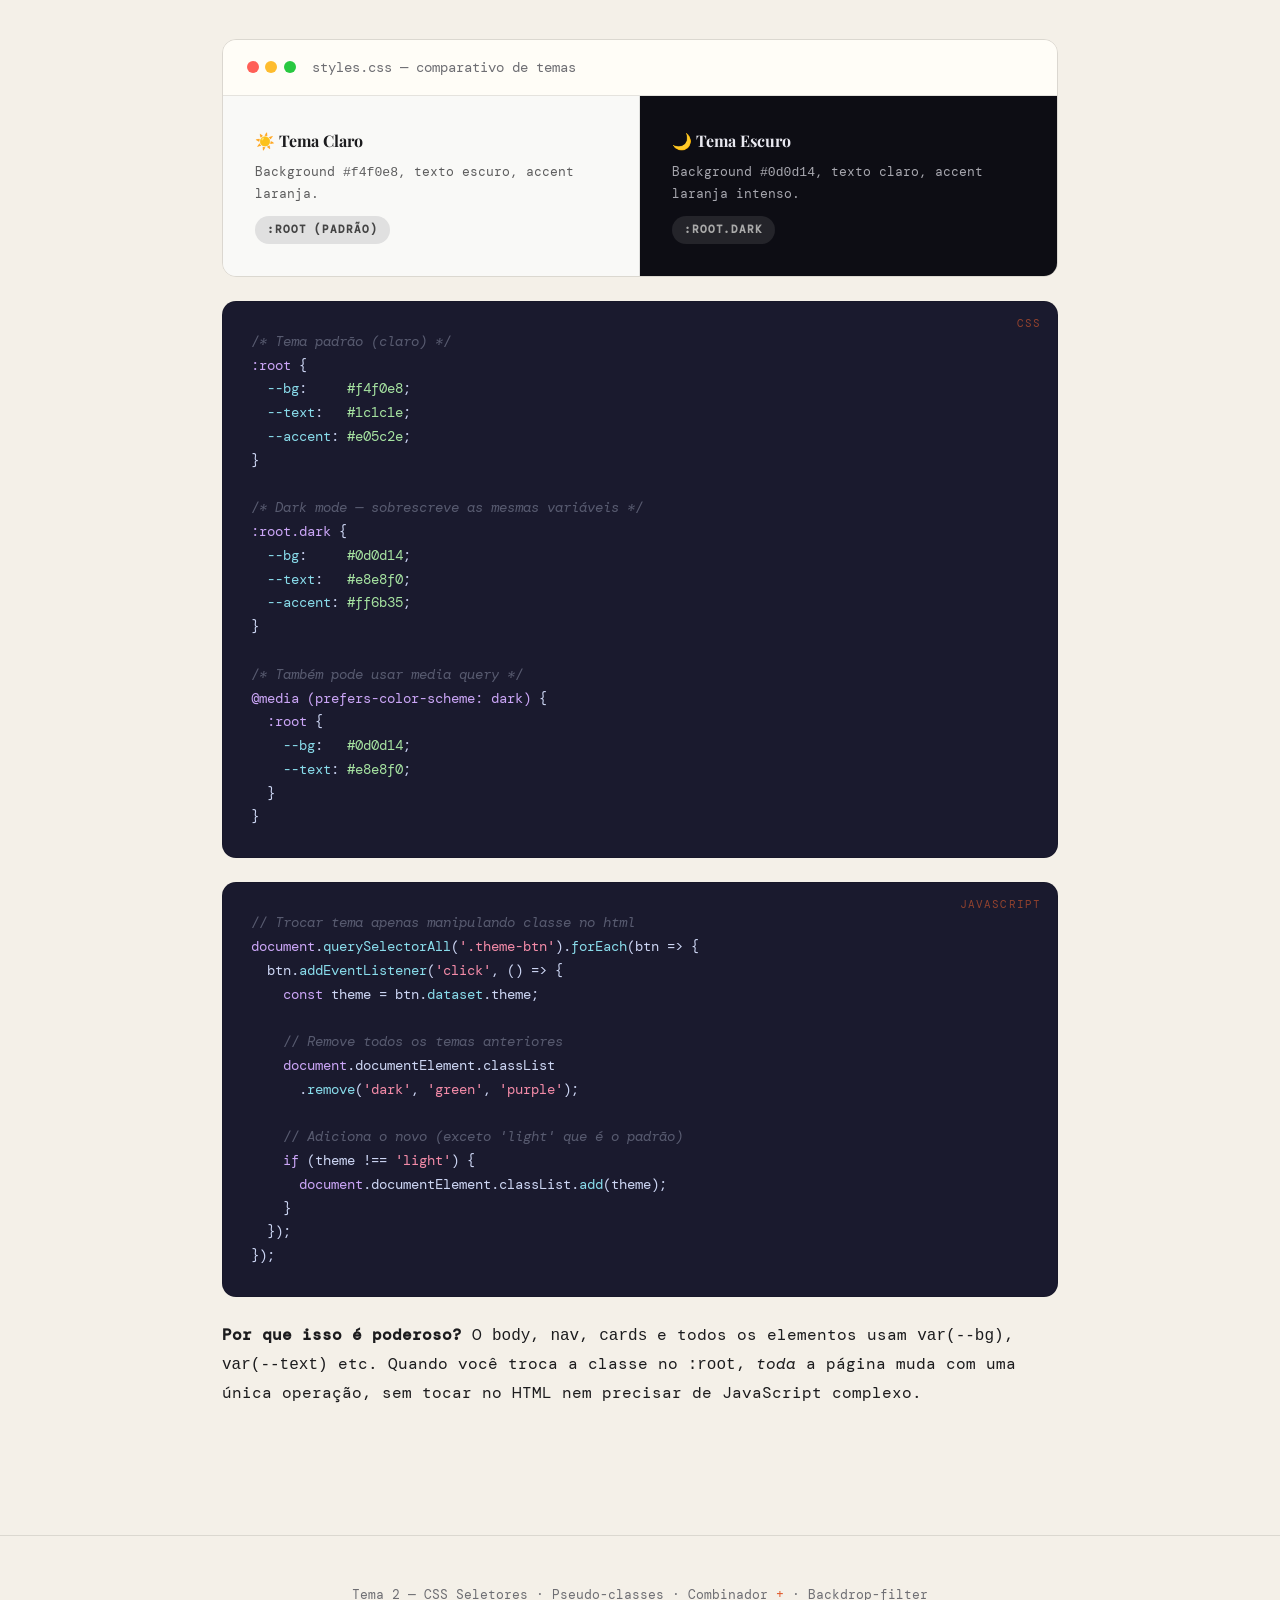
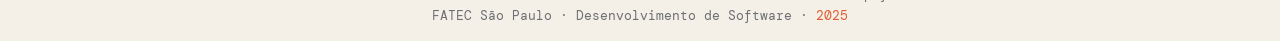
<file: trabalho de css angelina/index.html>
<!DOCTYPE html>
<html lang="pt-BR">
<head>
  <meta charset="UTF-8" />
  <meta name="viewport" content="width=device-width, initial-scale=1.0" />
  <title>Tema 2 — CSS Seletores, Pseudo-classes & Combinadores</title>
  <link rel="preconnect" href="https://fonts.googleapis.com" />
  <link rel="preconnect" href="https://fonts.gstatic.com" crossorigin />
  <link href="https://fonts.googleapis.com/css2?family=Playfair+Display:wght@700;800;900&family=DM+Mono:wght@400;500&display=swap" rel="stylesheet" />
  <link rel="stylesheet" href="styles.css" />
</head>
<body>

<!-- ═══════════════════════════════════════════════
     NAVEGAÇÃO
════════════════════════════════════════════════ -->
<nav>
  <div class="nav-logo">CSS · Tema 2</div>

  <ul class="nav-links">
    <li><a href="#seletores">Seletores</a></li>
    <li><a href="#pseudo">Pseudo-classes</a></li>
    <li><a href="#combinador">Combinador</a></li>
    <li><a href="#backdrop">Backdrop</a></li>
    <li><a href="#historia">História</a></li>
    <li><a href="#sass">SCSS/Sass</a></li>
    <li><a href="#darkmode">Dark Mode</a></li>
  </ul>

  <!-- Seletor de tema — clique para mudar cor -->
  <div class="theme-bar">
    <button class="theme-btn" data-theme="light"  title="Tema claro"></button>
    <button class="theme-btn" data-theme="dark"   title="Modo escuro"></button>
    <button class="theme-btn" data-theme="green"  title="Matrix/Terminal"></button>
    <button class="theme-btn" data-theme="purple" title="Synthwave"></button>
  </div>
</nav>

<!-- ═══════════════════════════════════════════════
     HERO
════════════════════════════════════════════════ -->
<div class="hero">
  <div class="hero-tag">FATEC São Paulo · Desenvolvimento de Software</div>
  <h1>
    CSS — <span>Hierarquia</span> de Seletores,
    Pseudo-classes &amp; Combinadores
  </h1>
  <p>
    Uma landing page interativa onde cada seção demonstra na prática
    os conceitos do Tema 2. Mude o tema de cor acima e explore os exemplos.
  </p>
  <div class="hero-scroll">
    <div class="scroll-dot"></div>
    role para baixo
  </div>
</div>

<!-- ═══════════════════════════════════════════════
     CONTEÚDO PRINCIPAL
════════════════════════════════════════════════ -->
<main>

  <!-- ── 1. O QUE SÃO SELETORES ───────────────── -->
  <section id="seletores" class="reveal">
    <div class="section-label">01 — Hierarquia de Seletores</div>
    <h2>*, :root, html — Do mais geral ao mais específico</h2>
    <p>
      Seletores definem <em>quem</em> vai receber o estilo.
      A hierarquia vai do mais genérico (<code>*</code>) ao mais específico (ID, inline).
    </p>

    <div class="card-grid">
      <div class="card">
        <div class="card-icon">🌐</div>
        <h3>* — Seletor Universal</h3>
        <p>
          Aplica estilos em <strong>todos</strong> os elementos do documento.
          Neste projeto, usamos <code>* { box-sizing: border-box; margin: 0; padding: 0; }</code>
          para padronizar o modelo de caixa e zerar espaçamentos padrão do browser.
        </p>
      </div>

      <div class="card">
        <div class="card-icon">🎨</div>
        <h3>:root — Variáveis CSS</h3>
        <p>
          Pseudo-classe que aponta para o elemento raiz do documento (<code>html</code>),
          mas com especificidade maior. Usada para declarar <strong>variáveis CSS</strong>
          (custom properties) acessíveis globalmente, como cores e tipografia.
        </p>
      </div>

      <div class="card">
        <div class="card-icon">📄</div>
        <h3>html / body</h3>
        <p>
          Seletores de tipo que estilizam os elementos raiz.
          Aqui definimos <code>scroll-behavior: smooth</code> no <code>html</code>
          e a família de fontes e cor de fundo no <code>body</code>.
        </p>
      </div>
    </div>

    <div class="code-block" data-label="CSS">
      <pre><span class="c">/* :root — variáveis disponíveis em TODO o documento */</span>
<span class="k">:root</span> {
  <span class="p">--accent</span>: <span class="v">#e05c2e</span>;
  <span class="p">--bg</span>:     <span class="v">#f4f0e8</span>;
  <span class="p">--text</span>:   <span class="v">#1c1c1e</span>;
}

<span class="c">/* * — aplica em TODOS os elementos */</span>
<span class="k">*</span> {
  <span class="p">box-sizing</span>: <span class="v">border-box</span>;
  <span class="p">margin</span>: <span class="v">0</span>;
  <span class="p">padding</span>: <span class="v">0</span>;
}

<span class="c">/* html e body — seletores de tipo */</span>
<span class="k">html</span> { <span class="p">scroll-behavior</span>: <span class="v">smooth</span>; }
<span class="k">body</span> {
  <span class="p">background</span>: <span class="v">var(--bg)</span>;
  <span class="p">color</span>:      <span class="v">var(--text)</span>;
  <span class="p">font-family</span>: <span class="v">'DM Mono', monospace</span>;
}</pre>
    </div>

    <p><strong>Por que usar?</strong> Definir variáveis no <code>:root</code> é a base do sistema de design: você muda uma variável e <em>toda</em> a página se atualiza. Isso alimenta o tema escuro desta página — troque o botão acima e veja!</p>
  </section>

  <!-- ── 2. PSEUDO-CLASSES ─────────────────────── -->
  <section id="pseudo" class="reveal">
    <div class="section-label">02 — Pseudo-classes</div>
    <h2>:hover, :nth-child, :link, :root</h2>
    <p>
      Pseudo-classes selecionam elementos em um <strong>estado</strong> específico,
      sem precisar adicionar classes no HTML.
    </p>

    <div class="card-grid">
      <div class="card">
        <div class="card-icon">🖱️</div>
        <h3>:hover</h3>
        <p>
          Ativada quando o cursor está sobre o elemento. Usada aqui em
          cards, botões do nav, e no demo abaixo. Permite alterar borda,
          tamanho, cor e sombra de forma acessível.
        </p>
      </div>

      <div class="card">
        <div class="card-icon">🔢</div>
        <h3>:nth-child(n)</h3>
        <p>
          Seleciona elementos pela posição entre seus irmãos.
          Aceita fórmulas como <code>odd</code>, <code>even</code>, <code>3n</code>.
          Usado nos pontinhos da timeline, nas bolinhas do demo abaixo e
          nos dots do "dot-loader".
        </p>
      </div>

      <div class="card">
        <div class="card-icon">🔗</div>
        <h3>:link / :visited</h3>
        <p>
          Controlam o estilo de links não visitados e já visitados.
          Usados no nav para estilizar links antes e depois do clique,
          garantindo feedback visual claro ao usuário.
        </p>
      </div>
    </div>

    <!-- Demo: :hover interativo -->
    <div class="demo-box reveal">
      <h4>🧪 Demo — :hover com combinador +</h4>
      <p class="demo-label">
        Passe o mouse nos blocos abaixo.
        O <code>:hover</code> muda o card ativo e o combinador <code>+</code>
        estiliza o bloco adjacente.
      </p>
      <div class="hover-demo">
        <div class="hover-card">Alpha</div>
        <div class="hover-card">Beta</div>
        <div class="hover-card">Gamma</div>
        <div class="hover-card">Delta</div>
      </div>
    </div>

    <!-- Demo: :nth-child -->
    <div class="demo-box reveal" style="margin-top:1.25rem">
      <h4>🧪 Demo — :nth-child(odd)</h4>
      <p class="demo-label">Os ímpares ficam coloridos com a cor de destaque via <code>:nth-child(odd)</code>.</p>
      <div class="nth-demo">
        <div class="nth-item">1</div>
        <div class="nth-item">2</div>
        <div class="nth-item">3</div>
        <div class="nth-item">4</div>
        <div class="nth-item">5</div>
        <div class="nth-item">6</div>
        <div class="nth-item">7</div>
        <div class="nth-item">8</div>
      </div>

      <p class="demo-label" style="margin-top:1rem">E aqui <code>:nth-child(3n)</code> — múltiplos de 3:</p>
      <div class="nth-demo multiples-3">
        <div class="nth-item">1</div>
        <div class="nth-item">2</div>
        <div class="nth-item">3</div>
        <div class="nth-item">4</div>
        <div class="nth-item">5</div>
        <div class="nth-item">6</div>
        <div class="nth-item">7</div>
        <div class="nth-item">8</div>
        <div class="nth-item">9</div>
      </div>
    </div>

    <div class="code-block" data-label="CSS">
      <pre><span class="c">/* :hover — muda a aparência ao passar o mouse */</span>
<span class="k">.card:hover</span> {
  <span class="p">transform</span>: <span class="v">translateY(-5px) scale(1.01)</span>;
  <span class="p">box-shadow</span>: <span class="v">0 16px 50px rgba(0,0,0,.18)</span>;
}

<span class="c">/* :nth-child(odd) — itens em posição ímpar */</span>
<span class="k">.nth-item:nth-child(odd)</span> {
  <span class="p">background</span>: <span class="v">color-mix(in srgb, var(--accent) 25%, transparent)</span>;
  <span class="p">color</span>: <span class="v">var(--accent)</span>;
}

<span class="c">/* :nth-child(3n) — a cada 3 elementos */</span>
<span class="k">.nth-item:nth-child(3n)</span> {
  <span class="p">background</span>: <span class="v">color-mix(in srgb, var(--accent2) 30%, transparent)</span>;
}

<span class="c">/* :link e :visited */</span>
<span class="k">a:link</span>    { <span class="p">color</span>: <span class="v">var(--text)</span>; }
<span class="k">a:visited</span> { <span class="p">color</span>: <span class="v">var(--text-muted)</span>; }</pre>
    </div>
  </section>

  <!-- ── 3. COMBINADOR + ───────────────────────── -->
  <section id="combinador" class="reveal">
    <div class="section-label">03 — Combinador Adjacente</div>
    <h2>O combinador <code>+</code> (Adjacent Sibling)</h2>
    <p>
      Seleciona o <strong>primeiro elemento imediatamente após</strong> outro.
      Ambos precisam ter o mesmo pai.
    </p>

    <div class="code-block" data-label="CSS">
      <pre><span class="c">/* h2 + p — o parágrafo LOGO APÓS um h2 */</span>
<span class="k">h2 + p</span> {
  <span class="p">margin-top</span>: <span class="v">.75rem</span>;
  <span class="p">color</span>: <span class="v">var(--text-muted)</span>;
}

<span class="c">/* .hover-card:hover + .hover-card — o card adjacente ao hover */</span>
<span class="k">.hover-card:hover + .hover-card</span> {
  <span class="p">transform</span>: <span class="v">scale(1.03)</span>;
  <span class="p">border-color</span>: <span class="v">color-mix(in srgb, var(--accent2) 50%, transparent)</span>;
}

<span class="c">/* Underline animado: link + ::after com transition */</span>
<span class="k">.nav-links a::after</span> {
  <span class="p">content</span>: <span class="v">''</span>;
  <span class="p">position</span>: <span class="v">absolute</span>;
  <span class="p">bottom</span>: <span class="v">-3px</span>;
  <span class="p">left</span>: <span class="v">0</span>; <span class="p">right</span>: <span class="v">100%</span>;
  <span class="p">height</span>: <span class="v">2px</span>;
  <span class="p">background</span>: <span class="v">var(--accent)</span>;
  <span class="p">transition</span>: <span class="v">right .35s ease</span>;
}
<span class="k">.nav-links a:hover::after</span> { <span class="p">right</span>: <span class="v">0</span>; }</pre>
    </div>

    <p>
      Nesta página o combinador <code>+</code> é usado em pelo menos 5 lugares:
      <code>h2 + p</code>, <code>h3 + p</code>, <code>h4 + p</code>,
      <code>.hover-card:hover + .hover-card</code>, e o
      <code>.card::before</code> animado. Abra o DevTools e inspecione!
    </p>
  </section>

  <!-- ── 4. BACKDROP-FILTER ────────────────────── -->
  <section id="backdrop" class="reveal">
    <div class="section-label">04 — backdrop-filter</div>
    <h2>Efeito "vidro fosco" com backdrop-filter</h2>
    <p>
      Aplica filtros gráficos (blur, saturação, brilho) no conteúdo
      <em>atrás</em> do elemento. Funciona como o efeito vidro do iOS/macOS.
    </p>

    <div class="demo-box">
      <h4>🧪 Demo — blur(12px) + saturate(180%)</h4>
      <div class="backdrop-demo">
        <div style="position:absolute;top:1.5rem;left:2rem;font-size:2.5rem;filter:blur(0)">🎨🌈✨🎭</div>
        <div style="position:absolute;top:2rem;right:2rem;width:60px;height:60px;
                    border-radius:50%;background:rgba(255,255,255,.3)"></div>
        <div class="backdrop-panel">
          <strong>backdrop-filter: blur(12px) saturate(180%)</strong><br>
          Este painel tem <code>background: rgba(255,255,255,.12)</code> e o blur
          é aplicado no fundo atrás dele — não no conteúdo interno.
        </div>
      </div>
    </div>

    <div class="code-block" data-label="CSS">
      <pre><span class="c">/* A navegação desta página usa backdrop-filter */</span>
<span class="k">nav</span> {
  <span class="p">backdrop-filter</span>: <span class="v">blur(18px) saturate(160%)</span>;
  <span class="p">-webkit-backdrop-filter</span>: <span class="v">blur(18px) saturate(160%)</span>;
  <span class="p">background</span>: <span class="v">rgba(0,0,0,.18)</span>;
}

<span class="c">/* O painel do demo acima */</span>
<span class="k">.backdrop-panel</span> {
  <span class="p">backdrop-filter</span>: <span class="v">blur(12px) saturate(180%)</span>;
  <span class="p">background</span>: <span class="v">rgba(255,255,255,.12)</span>;
  <span class="p">border</span>: <span class="v">1px solid rgba(255,255,255,.2)</span>;
}</pre>
    </div>

    <p>
      <strong>Quando usar?</strong> Navbars fixas, modais, sidebars, tooltips —
      qualquer elemento flutuante onde você quer manter legibilidade sem
      bloquear completamente o fundo. É onipresente no <strong>modo escuro</strong>
      de apps modernos.
    </p>
  </section>

  <!-- ── 5. HISTÓRIA / TIMELINE ────────────────── -->
  <section id="historia" class="reveal">
    <div class="section-label">05 — História</div>
    <h2>Quando nasceram esses recursos?</h2>
    <p>
      CSS existe desde 1996, mas muitos seletores e propriedades vieram muito depois.
    </p>

    <div class="timeline">

      <div class="timeline-item">
        <div class="timeline-year">1996</div>
        <h4>CSS1 — Os primeiros seletores</h4>
        <p>
          Seletores de tipo (<code>html</code>, <code>body</code>, <code>p</code>),
          seletor de classe (<code>.classe</code>) e ID (<code>#id</code>).
          Também chegaram <code>:link</code> e <code>:visited</code>.
          O combinador adjacente <code>+</code> já estava na especificação inicial.
        </p>
      </div>

      <div class="timeline-item">
        <div class="timeline-year">1998</div>
        <h4>CSS2 — :hover, :focus, :active, seletor universal</h4>
        <p>
          Chegou o <code>*</code> (seletor universal), o <code>:hover</code>,
          <code>:focus</code> e <code>:active</code>. O CSS2 formalizou a
          <strong>especificidade</strong> e a cascata como as conhecemos hoje.
        </p>
      </div>

      <div class="timeline-item">
        <div class="timeline-year">2011</div>
        <h4>CSS3 — :nth-child, :root, variáveis (rascunho)</h4>
        <p>
          O CSS Selectors Level 3 trouxe <code>:nth-child(n)</code>,
          <code>:nth-of-type</code>, <code>:root</code>, <code>:not()</code>,
          e dezenas de outras pseudo-classes.
          O rascunho de Custom Properties (variáveis) data de 2012.
        </p>
      </div>

      <div class="timeline-item">
        <div class="timeline-year">2015–2017</div>
        <h4>CSS Custom Properties — suporte amplo em browsers</h4>
        <p>
          As variáveis CSS (<code>--minha-var</code> no <code>:root</code>) chegaram
          ao Chrome 49 (2016), Firefox 31 (2014) e Safari 9.1 (2016).
          Hoje têm suporte universal. Isso revolucionou temas e design systems.
        </p>
      </div>

      <div class="timeline-item">
        <div class="timeline-year">2019–hoje</div>
        <h4>backdrop-filter — suporte estável</h4>
        <p>
          Especificado no CSS Filter Effects Level 2. Chegou ao Safari em 2015,
          mas ficou por anos atrás de flag no Chrome. Suporte estável no Chrome 76
          (2019) e Firefox 103 (2022). É uma das propriedades que mais cresceu
          em uso nos últimos anos.
        </p>
      </div>

    </div>
  </section>

  <!-- ── 6. SCSS vs SASS ───────────────────────── -->
  <section id="sass" class="reveal">
    <div class="section-label">06 — SCSS vs Sass</div>
    <h2>São diferentes — mas da mesma família</h2>
    <p>
      Sass (Syntactically Awesome Style Sheets) é o pré-processador.
      SCSS é a sintaxe mais nova e popular dele. São <em>dialetos</em> do mesmo compilador.
    </p>

    <div class="compare-grid">
      <div class="compare-col">
        <div class="compare-header scss">
          <span style="font-size:1.2rem">💅</span> SCSS (recomendado)
        </div>
        <div class="compare-body">
          <ul>
            <li>Usa <code>{ }</code> e <code>;</code> — idêntico ao CSS normal</li>
            <li>Todo CSS válido é SCSS válido</li>
            <li>Extensão: <code>.scss</code></li>
            <li>Suporta nesting, variáveis <code>$var</code>, mixins, funções</li>
            <li>Mais fácil de adotar em projetos existentes</li>
            <li>Usado em Angular, Bootstrap, Material UI</li>
          </ul>
        </div>
      </div>

      <div class="compare-col">
        <div class="compare-header sass">
          <span style="font-size:1.2rem">✏️</span> Sass (sintaxe indentada)
        </div>
        <div class="compare-body">
          <ul>
            <li>Usa indentação, sem <code>{ }</code> ou <code>;</code></li>
            <li>Sintaxe mais compacta e minimalista</li>
            <li>Extensão: <code>.sass</code></li>
            <li>Mesmos recursos do SCSS</li>
            <li>Mais difícil de migrar a partir de CSS puro</li>
            <li>Menos popular hoje em dia</li>
          </ul>
        </div>
      </div>
    </div>

    <div class="code-block" data-label="Comparativo">
      <pre><span class="c">/* ── SCSS (.scss) ───────────────────────────── */</span>
<span class="k">$accent: #e05c2e</span>;

<span class="k">.card</span> {
  <span class="p">background</span>: <span class="v">white</span>;

  <span class="k">&amp;:hover</span> {
    <span class="p">transform</span>: <span class="v">translateY(-5px)</span>;
    <span class="p">color</span>: <span class="v">$accent</span>;
  }

  <span class="k">h3 + p</span> {
    <span class="p">color</span>: <span class="v">gray</span>;
  }
}

<span class="c">/* ── Sass (.sass) — mesma coisa, outra sintaxe ── */</span>
<span class="k">$accent</span>: <span class="v">#e05c2e</span>

<span class="k">.card</span>
  <span class="p">background</span>: <span class="v">white</span>

  <span class="k">&amp;:hover</span>
    <span class="p">transform</span>: <span class="v">translateY(-5px)</span>
    <span class="p">color</span>: <span class="v">$accent</span>

  <span class="k">h3 + p</span>
    <span class="p">color</span>: <span class="v">gray</span></pre>
    </div>

    <p>
      <strong>Por que usar?</strong> Ambos compilam para CSS normal — o browser nunca
      vê o SCSS. O ganho é a produtividade: nesting, mixins, funções e
      variáveis (<code>$var</code>) que existiam antes das variáveis nativas do CSS.
      Hoje as CSS Custom Properties cobrem muito do que as variáveis Sass faziam,
      mas o SCSS ainda é rei para nesting e lógica reutilizável.
    </p>
  </section>

  <!-- ── 7. ONDE É USADO ───────────────────────── -->
  <section id="onde" class="reveal">
    <div class="section-label">07 — Onde esses conceitos aparecem</div>
    <h2>No mundo real, você encontra em todo lugar</h2>
    <p>
      Pseudo-classes, combinadores e variáveis CSS são base de praticamente
      qualquer interface moderna.
    </p>

    <div class="usage-grid">
      <div class="usage-item">
        <div class="usage-emoji">🌙</div>
        <h4>Dark Mode</h4>
        <p>
          Mudar <code>:root</code> ou usar
          <code>@media (prefers-color-scheme: dark)</code>
          para trocar variáveis instantaneamente.
        </p>
      </div>

      <div class="usage-item">
        <div class="usage-emoji">🧭</div>
        <h4>Navbars & Headers</h4>
        <p>
          <code>backdrop-filter</code>, <code>:hover</code> com underline
          animado via combinador <code>+</code>.
        </p>
      </div>

      <div class="usage-item">
        <div class="usage-emoji">📋</div>
        <h4>Tabelas & Listas</h4>
        <p>
          Zebra striping com <code>tr:nth-child(even)</code>.
          Destaque de linhas com <code>:hover</code>.
        </p>
      </div>

      <div class="usage-item">
        <div class="usage-emoji">🃏</div>
        <h4>Cards & Grids</h4>
        <p>
          <code>:hover</code> com <code>transform</code> e <code>box-shadow</code>
          para elevação. <code>:nth-child</code> para espaçamento alternado.
        </p>
      </div>

      <div class="usage-item">
        <div class="usage-emoji">📝</div>
        <h4>Formulários</h4>
        <p>
          <code>:focus</code>, <code>:valid</code>, <code>:invalid</code>
          e <code>:placeholder-shown</code> para feedback ao usuário.
        </p>
      </div>

      <div class="usage-item">
        <div class="usage-emoji">🖼️</div>
        <h4>Modais & Sidebars</h4>
        <p>
          <code>backdrop-filter</code> no overlay, <code>:root</code> para
          desabilitar scroll com variável de estado.
        </p>
      </div>

      <div class="usage-item">
        <div class="usage-emoji">🎨</div>
        <h4>Design Systems</h4>
        <p>
          Bootstrap, Tailwind, Material UI — todos usam <code>:root</code>
          e <code>:hover</code> como fundação do sistema de tokens.
        </p>
      </div>

      <div class="usage-item">
        <div class="usage-emoji">♿</div>
        <h4>Acessibilidade</h4>
        <p>
          <code>:focus-visible</code> mostra foco apenas para navegação
          por teclado sem afetar usuários de mouse.
        </p>
      </div>
    </div>
  </section>

  <!-- ── 8. DARK MODE SHOWCASE ─────────────────── -->
  <section id="darkmode" class="reveal">
    <div class="section-label">08 — Dark Mode na prática</div>
    <h2>Como o tema escuro funciona nesta página</h2>
    <p>
      O segredo está nos <strong>CSS Custom Properties no <code>:root</code></strong>.
      Trocar o tema é só adicionar/remover uma classe no <code>html</code>
      e sobrescrever as variáveis.
    </p>

    <div class="darkmode-showcase">
      <div class="dm-header">
        <div class="dm-dots">
          <div class="dm-dot"></div>
          <div class="dm-dot"></div>
          <div class="dm-dot"></div>
        </div>
        styles.css — comparativo de temas
      </div>
      <div class="dm-body">
        <div class="dm-panel light-panel">
          <h5>☀️ Tema Claro</h5>
          <p>Background <code>#f4f0e8</code>, texto escuro, accent laranja.</p>
          <div class="dm-badge light-badge">:root (padrão)</div>
        </div>
        <div class="dm-panel dark-panel">
          <h5>🌙 Tema Escuro</h5>
          <p>Background <code>#0d0d14</code>, texto claro, accent laranja intenso.</p>
          <div class="dm-badge dark-badge">:root.dark</div>
        </div>
      </div>
    </div>

    <div class="code-block" data-label="CSS">
      <pre><span class="c">/* Tema padrão (claro) */</span>
<span class="k">:root</span> {
  <span class="p">--bg</span>:     <span class="v">#f4f0e8</span>;
  <span class="p">--text</span>:   <span class="v">#1c1c1e</span>;
  <span class="p">--accent</span>: <span class="v">#e05c2e</span>;
}

<span class="c">/* Dark mode — sobrescreve as mesmas variáveis */</span>
<span class="k">:root.dark</span> {
  <span class="p">--bg</span>:     <span class="v">#0d0d14</span>;
  <span class="p">--text</span>:   <span class="v">#e8e8f0</span>;
  <span class="p">--accent</span>: <span class="v">#ff6b35</span>;
}

<span class="c">/* Também pode usar media query */</span>
<span class="k">@media (prefers-color-scheme: dark)</span> {
  <span class="k">:root</span> {
    <span class="p">--bg</span>:   <span class="v">#0d0d14</span>;
    <span class="p">--text</span>: <span class="v">#e8e8f0</span>;
  }
}</pre>
    </div>

    <div class="code-block" data-label="JavaScript">
      <pre><span class="c">// Trocar tema apenas manipulando classe no html</span>
<span class="k">document</span>.<span class="p">querySelectorAll</span>(<span class="s">'.theme-btn'</span>).<span class="p">forEach</span>(btn => {
  btn.<span class="p">addEventListener</span>(<span class="s">'click'</span>, () => {
    <span class="k">const</span> theme = btn.<span class="p">dataset</span>.theme;

    <span class="c">// Remove todos os temas anteriores</span>
    <span class="k">document</span>.documentElement.classList
      .<span class="p">remove</span>(<span class="s">'dark'</span>, <span class="s">'green'</span>, <span class="s">'purple'</span>);

    <span class="c">// Adiciona o novo (exceto 'light' que é o padrão)</span>
    <span class="k">if</span> (theme !== <span class="s">'light'</span>) {
      <span class="k">document</span>.documentElement.classList.<span class="p">add</span>(theme);
    }
  });
});</pre>
    </div>

    <p>
      <strong>Por que isso é poderoso?</strong> O <code>body</code>, <code>nav</code>,
      <code>cards</code> e todos os elementos usam <code>var(--bg)</code>,
      <code>var(--text)</code> etc. Quando você troca a classe no <code>:root</code>,
      <em>toda</em> a página muda com uma única operação, sem tocar no HTML nem
      precisar de JavaScript complexo.
    </p>
  </section>

</main>

<!-- ── FOOTER ────────────────────────────────── -->
<footer>
  <p>
    Tema 2 — CSS Seletores · Pseudo-classes · Combinador <span>+</span> · Backdrop-filter<br>
    FATEC São Paulo · Desenvolvimento de Software · <span>2025</span>
  </p>
</footer>

<!-- ═══════════════════════════════════════════════
     JAVASCRIPT
════════════════════════════════════════════════ -->
<script>
  // ── Troca de tema ────────────────────────────
  document.querySelectorAll('.theme-btn').forEach(btn => {
    btn.addEventListener('click', () => {
      const theme = btn.dataset.theme;
      document.documentElement.classList.remove('dark', 'green', 'purple');
      if (theme !== 'light') {
        document.documentElement.classList.add(theme);
      }
    });
  });

  // ── Scroll reveal ─────────────────────────────
  const revealEls = document.querySelectorAll('.reveal');
  const observer = new IntersectionObserver(entries => {
    entries.forEach(entry => {
      if (entry.isIntersecting) {
        entry.target.classList.add('visible');
        observer.unobserve(entry.target);
      }
    });
  }, { threshold: 0.12 });

  revealEls.forEach(el => observer.observe(el));

  // ── Nav link scroll ativo ─────────────────────
  const sections = document.querySelectorAll('section[id]');
  const navLinks = document.querySelectorAll('.nav-links a');

  const sectionObserver = new IntersectionObserver(entries => {
    entries.forEach(entry => {
      if (entry.isIntersecting) {
        navLinks.forEach(a => {
          a.style.color = '';
        });
        const active = document.querySelector(
          `.nav-links a[href="#${entry.target.id}"]`
        );
        if (active) active.style.color = 'var(--accent)';
      }
    });
  }, { threshold: 0.4 });

  sections.forEach(s => sectionObserver.observe(s));
</script>

</body>
</html>
</file>
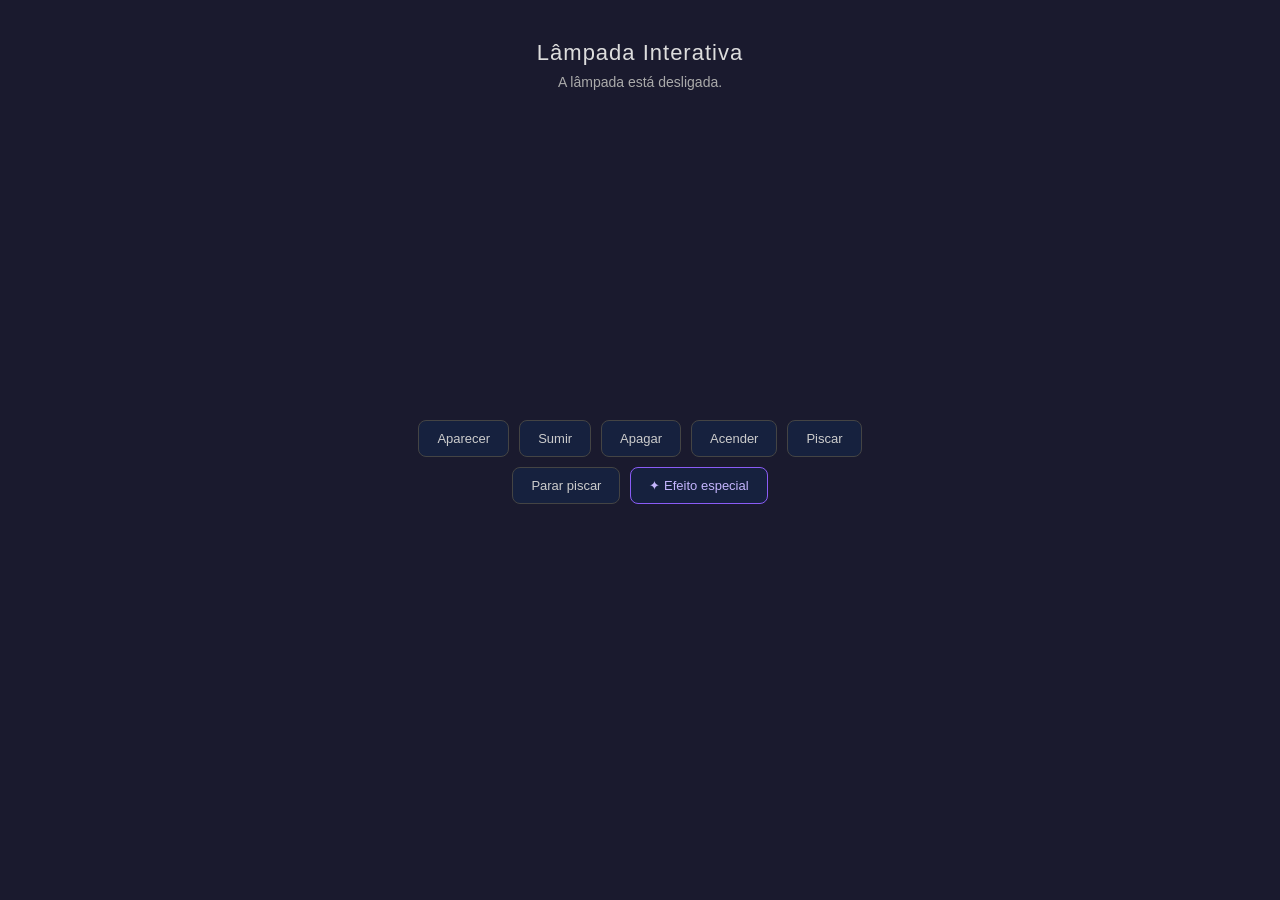
<file: lampada/lampada.html>
<!DOCTYPE html>
<html lang="pt-BR">
<head>
  <meta charset="UTF-8" />
  <meta name="viewport" content="width=device-width, initial-scale=1.0" />
  <title>Lâmpada Interativa</title>
  <link rel="stylesheet" href="style.css" />
</head>
<body>

  <h1>Lâmpada Interativa</h1>
  <p id="status">A lâmpada está desligada.</p>

  <div class="stage">
    <svg id="lamp" width="120" height="220" viewBox="0 0 120 220">
      <defs>
        <radialGradient id="glow" cx="50%" cy="50%" r="50%">
          <stop offset="0%" stop-color="#ffe066" stop-opacity="0.9"/>
          <stop offset="100%" stop-color="#f5c842" stop-opacity="0"/>
        </radialGradient>
      </defs>

      <ellipse id="glowEl" cx="60" cy="80" rx="72" ry="72" fill="url(#glow)" opacity="0"/>

      <rect x="52" y="160" width="16" height="40" rx="3" fill="#888"/>
      <rect x="38" y="196" width="44" height="9" rx="4" fill="#666"/>
      <rect x="48" y="138" width="24" height="26" rx="4" fill="#aaa"/>

      <path id="bulb"
        d="M60 28 C28 28 13 55 13 82 C13 108 28 128 45 138 L75 138 C92 128 107 108 107 82 C107 55 92 28 60 28 Z"
        fill="#3a3a3a" stroke="#555" stroke-width="1.5"/>

      <polyline id="filamento"
        points="50,128 50,108 55,100 65,100 70,108 70,128"
        fill="none" stroke="#666" stroke-width="2.5" stroke-linecap="round" stroke-linejoin="round"/>
    </svg>
  </div>

  <div class="btns">
    <button onclick="aparecer()">Aparecer</button>
    <button onclick="sumir()">Sumir</button>
    <button onclick="apagar()">Apagar</button>
    <button onclick="acender()">Acender</button>
    <button onclick="piscar()">Piscar</button>
    <button onclick="pararPiscar()">Parar piscar</button>
    <button id="btn-efeito" onclick="efeito()">✦ Efeito especial</button>
  </div>

  <script src="script.js"></script>
</body>
</html>
</file>
<file: aula 2/style.css>
@import url('https://fonts.googleapis.com/css2?family=Share+Tech+Mono&family=Bebas+Neue&display=swap');

:root {
  --bg: #0a0a0a;
  --panel: #111;
  --border: #2a2a2a;
  --purple: #a514ff;
  --purple-dim: #854c82;
  --red: #ff22c8;
  --text: #c8c8c8;
  --cell: 20;
}

*, *::before, *::after { box-sizing: border-box; margin: 0; padding: 0; }

body {
  background: var(--bg);
  color: var(--text);
  font-family: 'Share Tech Mono', monospace;
  min-height: 100vh;
  display: flex;
  align-items: center;
  justify-content: center;
  overflow: hidden;
}

body::before {
  content: '';
  position: fixed;
  inset: 0;
  background: repeating-linear-gradient(
    0deg,
    transparent,
    transparent 2px,
    rgba(0,0,0,0.08) 2px,
    rgba(0,0,0,0.08) 4px
  );
  pointer-events: none;
  z-index: 100;
}

.wrapper {
  display: flex;
  flex-direction: column;
  align-items: center;
  gap: 16px;
  padding: 24px;
}

header {
  width: 400px;
  display: flex;
  justify-content: space-between;
  align-items: baseline;
}

.label {
  font-family: 'Bebas Neue', cursive;
  font-size: 2.8rem;
  color: var(--purple);
  letter-spacing: 0.12em;
  text-shadow: 0 0 18px var(--purple), 0 0 40px rgba(255, 20, 200, 0.3);
}

.scores {
  display: flex;
  gap: 24px;
}

.score-box {
  display: flex;
  flex-direction: column;
  align-items: flex-end;
}

.score-label {
  font-size: 0.55rem;
  letter-spacing: 0.18em;
  color: #555;
}

.score-box span:last-child {
  font-size: 1.4rem;
  color: var(--purple);
  text-shadow: 0 0 8px var(--purple);
  letter-spacing: 0.1em;
}

.arena {
  position: relative;
  border: 1px solid var(--border);
  box-shadow:
    0 0 0 1px #1a1a1a,
    inset 0 0 60px rgba(0,0,0,0.6),
    0 0 30px rgba(57,255,20,0.05);
}

canvas {
  display: block;
  background: #0d0d0d;
  image-rendering: pixelated;
}

.overlay {
  position: absolute;
  inset: 0;
  background: rgba(0,0,0,0.88);
  display: flex;
  align-items: center;
  justify-content: center;
  backdrop-filter: blur(2px);
  transition: opacity 0.3s;
}

.overlay.hidden {
  opacity: 0;
  pointer-events: none;
}

.overlay-content {
  text-align: center;
}

.overlay-title {
  font-family: 'Bebas Neue', cursive;
  font-size: 4rem;
  color: var(--purple);
  text-shadow: 0 0 24px var(--purple), 0 0 60px rgba(239, 20, 255, 0.4);
  letter-spacing: 0.15em;
  animation: pulse 2s ease-in-out infinite;
}

.overlay-title.dead {
  color: var(--red);
  text-shadow: 0 0 24px var(--red), 0 0 60px rgba(130, 34, 255, 0.4);
  animation: none;
} 

.overlay-sub {
  margin-top: 8px;
  font-size: 0.75rem;
  color: #555;
  letter-spacing: 0.2em;
  text-transform: uppercase;
}

@keyframes pulse {
  0%, 100% { opacity: 1; }
  50% { opacity: 0.6; }
}

footer {
  display: flex;
  align-items: center;
  gap: 8px;
  flex-direction: column;
}

.key {
  display: inline-flex;
  align-items: center;
  justify-content: center;
  width: 28px;
  height: 28px;
  border: 1px solid var(--border);
  background: var(--panel);
  font-size: 0.75rem;
  color: var(--text);
  letter-spacing: 0;
  border-radius: 4px;
  box-shadow: 0 2px 0 #000;
}

.hint {
  font-size: 0.65rem;
  color: #444;
  letter-spacing: 0.15em;
  margin-left: 4px;
}
</file>
<file: aula 6/style.css>
body {
    display: flex;
    flex-direction: column;
    margin: 0px;
    width: 100%;
    min-height: 100vh;
    color: #090404;
    font-family: adobe-clean, "Source Sans Pro", -apple-system, BlinkMacSystemFont, "Segoe UI", Roboto, sans-serif;
}

input {
    font-family: adobe-clean, "Source Sans Pro", -apple-system, BlinkMacSystemFont, "Segoe UI", Roboto, sans-serif;
}

section {
    margin: 10px;
}
</file>
<file: portifolio/style.css>
body {
    font-family: Arial, sans-serif;
    background-color: #f0f0f0;
    margin: 0;
    padding: 0;
}

header {
    background-color: #333;
    color: white;
    text-align: center;
    padding: 20px;
}

header hr {
    border: 1px solid #555;
    margin-top: 15px;
}

section {
    background-color: white;
    border: 1px solid #ccc;
    margin: 20px;
    padding: 20px;
}

h2 {
    color: #333;
}

ul {
    line-height: 2;
}

table {
    width: 100%;
    border-collapse: collapse;
}

table td {
    border: 1px solid #ccc;
    padding: 10px;
    vertical-align: middle;
}

table img {
    width: 120px;
}
</file>
<file: trabalho de css angelina/styles.css>
/* ============================================================
   TEMA 2 — CSS Selectors Landing Page
   Arquivo: styles.css
   Conceitos aplicados:
   ✓ :root (variáveis CSS)
   ✓ * (seletor universal)
   ✓ html / body
   ✓ pseudo-classes: :hover, :nth-child, :link, :root
   ✓ combinador + (adjacent sibling)
   ✓ backdrop-filter
   ✓ transitions & transforms
   ============================================================ */

/* ── :root — variáveis globais (modo claro padrão) ───────── */
:root {
  --bg:          #f4f0e8;
  --bg-card:     #fffdf7;
  --bg-code:     #1a1a2e;
  --accent:      #e05c2e;
  --accent2:     #2e7de0;
  --text:        #1c1c1e;
  --text-muted:  #6e6e73;
  --border:      rgba(0,0,0,.10);
  --shadow:      0 4px 32px rgba(0,0,0,.10);
  --radius:      14px;
  --nav-h:       64px;
  --font-display:'Playfair Display', Georgia, serif;
  --font-body:   'DM Mono', 'Courier New', monospace;
  --transition:  .35s cubic-bezier(.4,0,.2,1);
}

/* ── Tema escuro ─────────────────────────────────────────── */
:root.dark {
  --bg:          #0d0d14;
  --bg-card:     #16161f;
  --bg-code:     #0a0a10;
  --accent:      #ff6b35;
  --accent2:     #4da6ff;
  --text:        #e8e8f0;
  --text-muted:  #888899;
  --border:      rgba(255,255,255,.08);
  --shadow:      0 4px 40px rgba(0,0,0,.55);
}

/* ── Tema verde (Matrix/Terminal) ────────────────────────── */
:root.green {
  --bg:          #03100a;
  --bg-card:     #061810;
  --bg-code:     #020c06;
  --accent:      #00ff88;
  --accent2:     #00cc6a;
  --text:        #c8ffd4;
  --text-muted:  #4a9e6a;
  --border:      rgba(0,255,136,.12);
  --shadow:      0 4px 40px rgba(0,255,136,.10);
}

/* ── Tema roxo (Synthwave) ───────────────────────────────── */
:root.purple {
  --bg:          #0e0515;
  --bg-card:     #150820;
  --bg-code:     #08030f;
  --accent:      #d946ef;
  --accent2:     #8b5cf6;
  --text:        #f0e8ff;
  --text-muted:  #9067b0;
  --border:      rgba(217,70,239,.15);
  --shadow:      0 4px 40px rgba(217,70,239,.15);
}

/* ── * — seletor universal ───────────────────────────────── */
* {
  box-sizing: border-box;
  margin: 0;
  padding: 0;
}

/* ── html / body ─────────────────────────────────────────── */
html {
  scroll-behavior: smooth;
  font-size: 16px;
}

body {
  font-family: var(--font-body);
  background: var(--bg);
  color: var(--text);
  transition: background var(--transition), color var(--transition);
  min-height: 100vh;
  line-height: 1.7;
}

/* ── NAV ─────────────────────────────────────────────────── */
nav {
  position: fixed;
  top: 0; left: 0; right: 0;
  height: var(--nav-h);
  display: flex;
  align-items: center;
  justify-content: space-between;
  padding: 0 2rem;
  z-index: 100;
  /* backdrop-filter aplicado aqui! */
  backdrop-filter: blur(18px) saturate(160%);
  -webkit-backdrop-filter: blur(18px) saturate(160%);
  background: rgba(0,0,0,.18);
  border-bottom: 1px solid var(--border);
  transition: background var(--transition), border-color var(--transition);
}

.nav-logo {
  font-family: var(--font-display);
  font-size: 1.25rem;
  font-weight: 700;
  color: var(--accent);
  letter-spacing: -.5px;
}

.nav-links {
  display: flex;
  gap: 2rem;
  list-style: none;
}

/* :link — links não visitados */
.nav-links a:link,
.nav-links a:visited {
  color: var(--text);
  text-decoration: none;
  font-size: .85rem;
  letter-spacing: .05em;
  text-transform: uppercase;
  transition: color var(--transition);
  position: relative;
}

/* :hover no nav */
.nav-links a:hover {
  color: var(--accent);
}

/* combinador + após hover no link — underline animado */
.nav-links a::after {
  content: '';
  position: absolute;
  bottom: -3px;
  left: 0; right: 100%;
  height: 2px;
  background: var(--accent);
  transition: right var(--transition);
}

.nav-links a:hover::after {
  right: 0;
}

/* ── THEME SWITCHER ──────────────────────────────────────── */
.theme-bar {
  display: flex;
  gap: .5rem;
  align-items: center;
}

.theme-btn {
  width: 26px;
  height: 26px;
  border-radius: 50%;
  border: 2px solid transparent;
  cursor: pointer;
  transition: transform .2s, border-color .2s;
}

.theme-btn:hover {
  transform: scale(1.2);
  border-color: var(--text);
}

.theme-btn[data-theme="light"]  { background: #f4f0e8; border-color: #aaa; }
.theme-btn[data-theme="dark"]   { background: #1c1c2e; }
.theme-btn[data-theme="green"]  { background: #00ff88; }
.theme-btn[data-theme="purple"] { background: #d946ef; }

/* ── HERO ────────────────────────────────────────────────── */
.hero {
  min-height: 100vh;
  display: flex;
  flex-direction: column;
  align-items: center;
  justify-content: center;
  padding: calc(var(--nav-h) + 2rem) 2rem 4rem;
  text-align: center;
  position: relative;
  overflow: hidden;
}

.hero::before {
  content: '';
  position: absolute;
  inset: 0;
  background:
    radial-gradient(ellipse 60% 50% at 30% 40%, color-mix(in srgb, var(--accent) 18%, transparent), transparent),
    radial-gradient(ellipse 50% 60% at 70% 60%, color-mix(in srgb, var(--accent2) 14%, transparent), transparent);
  pointer-events: none;
  transition: background var(--transition);
}

.hero-tag {
  display: inline-block;
  background: color-mix(in srgb, var(--accent) 15%, transparent);
  border: 1px solid color-mix(in srgb, var(--accent) 40%, transparent);
  color: var(--accent);
  padding: .35rem 1rem;
  border-radius: 999px;
  font-size: .78rem;
  letter-spacing: .1em;
  text-transform: uppercase;
  margin-bottom: 1.5rem;
  animation: fadeUp .8s ease both;
}

.hero h1 {
  font-family: var(--font-display);
  font-size: clamp(2.5rem, 7vw, 5.5rem);
  font-weight: 900;
  line-height: 1.05;
  letter-spacing: -2px;
  color: var(--text);
  animation: fadeUp .9s .1s ease both;
  max-width: 900px;
}

.hero h1 span {
  color: var(--accent);
}

.hero p {
  margin-top: 1.5rem;
  max-width: 560px;
  color: var(--text-muted);
  font-size: 1rem;
  animation: fadeUp 1s .2s ease both;
}

.hero-scroll {
  margin-top: 3rem;
  display: flex;
  flex-direction: column;
  align-items: center;
  gap: .5rem;
  color: var(--text-muted);
  font-size: .8rem;
  animation: fadeUp 1s .4s ease both;
}

.scroll-dot {
  width: 8px; height: 8px;
  border-radius: 50%;
  background: var(--accent);
  animation: bounce 1.4s infinite;
}

/* ── MAIN LAYOUT ─────────────────────────────────────────── */
main {
  max-width: 900px;
  margin: 0 auto;
  padding: 0 2rem 6rem;
}

/* ── SECTION ─────────────────────────────────────────────── */
section {
  padding: 4rem 0 2rem;
  border-top: 1px solid var(--border);
}

section:first-child {
  border-top: none;
}

/* combinador + — parágrafo logo após um h2 */
h2 + p {
  margin-top: .75rem;
  color: var(--text-muted);
}

.section-label {
  font-size: .75rem;
  letter-spacing: .15em;
  text-transform: uppercase;
  color: var(--accent);
  margin-bottom: .75rem;
}

h2 {
  font-family: var(--font-display);
  font-size: clamp(1.6rem, 4vw, 2.4rem);
  font-weight: 800;
  letter-spacing: -1px;
  color: var(--text);
  line-height: 1.15;
}

/* ── CARDS ───────────────────────────────────────────────── */
.card-grid {
  display: grid;
  grid-template-columns: repeat(auto-fit, minmax(260px, 1fr));
  gap: 1.25rem;
  margin-top: 2rem;
}

.card {
  background: var(--bg-card);
  border: 1px solid var(--border);
  border-radius: var(--radius);
  padding: 1.75rem;
  box-shadow: var(--shadow);
  transition: transform var(--transition), box-shadow var(--transition), background var(--transition);
  position: relative;
  overflow: hidden;
}

/* :hover no card */
.card:hover {
  transform: translateY(-5px) scale(1.01);
  box-shadow: 0 16px 50px rgba(0,0,0,.18);
}

.card::before {
  content: '';
  position: absolute;
  top: 0; left: 0; right: 0;
  height: 3px;
  background: linear-gradient(90deg, var(--accent), var(--accent2));
  border-radius: var(--radius) var(--radius) 0 0;
}

.card-icon {
  font-size: 2rem;
  margin-bottom: 1rem;
}

.card h3 {
  font-family: var(--font-display);
  font-size: 1.15rem;
  font-weight: 700;
  color: var(--text);
  margin-bottom: .5rem;
}

/* combinador + após h3 dentro de .card */
.card h3 + p {
  color: var(--text-muted);
  font-size: .88rem;
  line-height: 1.6;
}

/* ── CODE BLOCK ──────────────────────────────────────────── */
.code-block {
  background: var(--bg-code);
  border-radius: var(--radius);
  padding: 1.75rem;
  margin: 1.5rem 0;
  overflow-x: auto;
  border: 1px solid var(--border);
  position: relative;
}

.code-block::before {
  content: attr(data-label);
  position: absolute;
  top: .75rem; right: 1rem;
  font-size: .7rem;
  letter-spacing: .1em;
  color: var(--accent);
  text-transform: uppercase;
  opacity: .6;
}

.code-block pre {
  font-family: var(--font-body);
  font-size: .85rem;
  line-height: 1.75;
  white-space: pre;
  color: #cdd6f4;
}

/* syntax highlight manual */
.k  { color: #cba6f7; } /* keyword / selector */
.p  { color: #89dceb; } /* property */
.v  { color: #a6e3a1; } /* value */
.c  { color: #585b70; font-style: italic; } /* comment */
.s  { color: #f38ba8; } /* string / pseudo */

/* ── DEMO INTERATIVO ─────────────────────────────────────── */
.demo-box {
  background: var(--bg-card);
  border: 1px solid var(--border);
  border-radius: var(--radius);
  padding: 2rem;
  margin-top: 2rem;
}

.demo-box h4 {
  color: var(--accent);
  font-size: .8rem;
  letter-spacing: .12em;
  text-transform: uppercase;
  margin-bottom: 1.25rem;
}

/* Demo: nth-child */
.nth-demo {
  display: flex;
  gap: .6rem;
  flex-wrap: wrap;
  margin-bottom: 1rem;
}

.nth-item {
  width: 42px; height: 42px;
  border-radius: 8px;
  background: var(--border);
  display: flex;
  align-items: center;
  justify-content: center;
  font-size: .85rem;
  font-weight: bold;
  transition: background var(--transition), color var(--transition);
  color: var(--text-muted);
}

/* :nth-child(odd) */
.nth-demo .nth-item:nth-child(odd) {
  background: color-mix(in srgb, var(--accent) 25%, transparent);
  color: var(--accent);
}

/* :nth-child(3n) */
.nth-demo.multiples-3 .nth-item:nth-child(3n) {
  background: color-mix(in srgb, var(--accent2) 30%, transparent);
  color: var(--accent2);
}

.demo-label {
  font-size: .78rem;
  color: var(--text-muted);
  margin-bottom: .75rem;
}

/* Demo: backdrop-filter */
.backdrop-demo {
  position: relative;
  border-radius: 12px;
  overflow: hidden;
  height: 180px;
  background:
    linear-gradient(135deg,
      color-mix(in srgb, var(--accent) 60%, transparent) 0%,
      color-mix(in srgb, var(--accent2) 60%, transparent) 100%);
}

.backdrop-panel {
  position: absolute;
  bottom: 1rem; left: 1rem; right: 1rem;
  backdrop-filter: blur(12px) saturate(180%);
  -webkit-backdrop-filter: blur(12px) saturate(180%);
  background: rgba(255,255,255,.12);
  border: 1px solid rgba(255,255,255,.2);
  border-radius: 10px;
  padding: 1rem 1.25rem;
  color: #fff;
  font-size: .88rem;
}

/* Demo: hover interativo */
.hover-demo {
  display: flex;
  gap: 1rem;
  flex-wrap: wrap;
  margin-top: 1rem;
}

.hover-card {
  flex: 1;
  min-width: 140px;
  padding: 1.25rem;
  background: color-mix(in srgb, var(--accent) 10%, transparent);
  border: 1px solid color-mix(in srgb, var(--accent) 25%, transparent);
  border-radius: 10px;
  text-align: center;
  cursor: pointer;
  transition:
    background var(--transition),
    transform var(--transition),
    box-shadow var(--transition),
    border-color var(--transition);
  font-size: .85rem;
  color: var(--text);
}

.hover-card:hover {
  background: var(--accent);
  color: #fff;
  transform: scale(1.06) rotate(-1deg);
  box-shadow: 0 8px 30px color-mix(in srgb, var(--accent) 50%, transparent);
  border-color: var(--accent);
}

/* combinador + — elemento após .hover-card:hover */
.hover-card:hover + .hover-card {
  transform: scale(1.03);
  border-color: color-mix(in srgb, var(--accent2) 50%, transparent);
}

/* ── TIMELINE HISTORICO ──────────────────────────────────── */
.timeline {
  margin-top: 2rem;
  padding-left: 1.5rem;
  border-left: 2px solid var(--border);
}

.timeline-item {
  position: relative;
  padding: 0 0 2rem 1.5rem;
}

.timeline-item::before {
  content: '';
  position: absolute;
  left: -9px; top: 6px;
  width: 16px; height: 16px;
  border-radius: 50%;
  background: var(--accent);
  border: 3px solid var(--bg);
  transition: background var(--transition);
}

/* :nth-child na timeline */
.timeline-item:nth-child(even)::before {
  background: var(--accent2);
}

.timeline-item:hover::before {
  transform: scale(1.3);
  transition: transform .2s;
}

.timeline-year {
  font-size: .75rem;
  color: var(--accent);
  letter-spacing: .1em;
  text-transform: uppercase;
  margin-bottom: .25rem;
}

.timeline-item h4 {
  font-family: var(--font-display);
  font-size: 1.05rem;
  font-weight: 700;
  color: var(--text);
  margin-bottom: .35rem;
}

/* h4 + p — combinador + na timeline */
.timeline-item h4 + p {
  font-size: .85rem;
  color: var(--text-muted);
  line-height: 1.6;
}

/* ── COMPARATIVO SCSS/SASS ───────────────────────────────── */
.compare-grid {
  display: grid;
  grid-template-columns: 1fr 1fr;
  gap: 1.25rem;
  margin-top: 2rem;
}

@media (max-width: 600px) {
  .compare-grid { grid-template-columns: 1fr; }
}

.compare-col {
  background: var(--bg-card);
  border: 1px solid var(--border);
  border-radius: var(--radius);
  overflow: hidden;
}

.compare-header {
  padding: .75rem 1.25rem;
  display: flex;
  align-items: center;
  gap: .75rem;
  font-size: .85rem;
  font-weight: 700;
  border-bottom: 1px solid var(--border);
}

.compare-header.scss { background: color-mix(in srgb, #bf4080 20%, transparent); color: #bf4080; }
.compare-header.sass { background: color-mix(in srgb, #ff9e40 20%, transparent); color: #ff9e40; }

.compare-body {
  padding: 1.25rem;
  font-size: .82rem;
  color: var(--text-muted);
  line-height: 1.7;
}

.compare-body li {
  margin-bottom: .4rem;
  padding-left: .9rem;
  position: relative;
}

.compare-body li::before {
  content: '▸';
  position: absolute;
  left: 0;
  color: var(--accent);
}

/* ── ONDE É USADO ────────────────────────────────────────── */
.usage-grid {
  display: grid;
  grid-template-columns: repeat(auto-fit, minmax(200px, 1fr));
  gap: 1rem;
  margin-top: 2rem;
}

.usage-item {
  padding: 1.25rem;
  border-radius: var(--radius);
  border: 1px solid var(--border);
  background: var(--bg-card);
  transition: transform var(--transition), box-shadow var(--transition);
}

.usage-item:hover {
  transform: translateY(-3px);
  box-shadow: 0 10px 30px rgba(0,0,0,.12);
}

.usage-emoji { font-size: 1.75rem; margin-bottom: .5rem; }

.usage-item h4 {
  font-size: .9rem;
  font-weight: 700;
  color: var(--text);
  margin-bottom: .3rem;
}

/* h4 + p */
.usage-item h4 + p {
  font-size: .78rem;
  color: var(--text-muted);
}

/* ── DARK MODE SHOWCASE ──────────────────────────────────── */
.darkmode-showcase {
  margin-top: 2rem;
  border-radius: var(--radius);
  overflow: hidden;
  border: 1px solid var(--border);
}

.dm-header {
  padding: 1rem 1.5rem;
  background: var(--bg-card);
  border-bottom: 1px solid var(--border);
  display: flex;
  align-items: center;
  gap: 1rem;
  font-size: .85rem;
  color: var(--text-muted);
}

.dm-dots {
  display: flex;
  gap: .4rem;
}

.dm-dot {
  width: 12px; height: 12px;
  border-radius: 50%;
}

.dm-dot:nth-child(1) { background: #ff5f57; }
.dm-dot:nth-child(2) { background: #febc2e; }
.dm-dot:nth-child(3) { background: #28c840; }

.dm-body {
  display: grid;
  grid-template-columns: 1fr 1fr;
  gap: 0;
}

@media (max-width: 600px) { .dm-body { grid-template-columns: 1fr; } }

.dm-panel {
  padding: 2rem;
  font-size: .82rem;
  line-height: 1.6;
}

.dm-panel.light-panel {
  background: #f9f9f7;
  color: #1c1c1e;
  border-right: 1px solid var(--border);
}

.dm-panel.dark-panel {
  background: #0d0d14;
  color: #e8e8f0;
}

.dm-panel h5 {
  font-family: var(--font-display);
  font-size: 1rem;
  margin-bottom: .5rem;
}

.dm-panel p { color: inherit; opacity: .7; }

.dm-badge {
  display: inline-block;
  margin-top: .75rem;
  padding: .3rem .75rem;
  border-radius: 999px;
  font-size: .7rem;
  font-weight: 700;
  letter-spacing: .08em;
  text-transform: uppercase;
}

.dm-badge.light-badge { background: #e0e0e0; color: #444; }
.dm-badge.dark-badge  { background: #ffffff18; color: #aaa; }

/* ── FOOTER ──────────────────────────────────────────────── */
footer {
  text-align: center;
  padding: 3rem 2rem;
  border-top: 1px solid var(--border);
  color: var(--text-muted);
  font-size: .8rem;
}

footer span {
  color: var(--accent);
}

/* ── KEYFRAMES ───────────────────────────────────────────── */
@keyframes fadeUp {
  from { opacity: 0; transform: translateY(24px); }
  to   { opacity: 1; transform: translateY(0); }
}

@keyframes bounce {
  0%, 100% { transform: translateY(0); }
  50%       { transform: translateY(-7px); }
}

/* ── SCROLL REVEAL ───────────────────────────────────────── */
.reveal {
  opacity: 0;
  transform: translateY(30px);
  transition: opacity .7s ease, transform .7s ease;
}

.reveal.visible {
  opacity: 1;
  transform: translateY(0);
}

/* ── RESPONSIVE NAV ──────────────────────────────────────── */
@media (max-width: 700px) {
  .nav-links { display: none; }
}
</file>
<file: lampada/style.css>
* {
  box-sizing: border-box;
  margin: 0;
  padding: 0;
}

body {
  font-family: 'Segoe UI', sans-serif;
  background: #1a1a2e;
  color: #eee;
  display: flex;
  flex-direction: column;
  align-items: center;
  min-height: 100vh;
  padding: 40px 20px;
}

h1 {
  font-size: 22px;
  font-weight: 500;
  margin-bottom: 8px;
  color: #ddd;
  letter-spacing: 1px;
}

#status {
  font-size: 14px;
  color: #aaa;
  margin-bottom: 30px;
  min-height: 20px;
}

.stage {
  width: 220px;
  height: 260px;
  display: flex;
  align-items: center;
  justify-content: center;
  margin-bottom: 36px;
}

svg#lamp {
  overflow: visible;
}

.btns {
  display: flex;
  flex-wrap: wrap;
  justify-content: center;
  gap: 10px;
  max-width: 480px;
}

button {
  padding: 10px 18px;
  font-size: 13px;
  font-weight: 500;
  font-family: inherit;
  border-radius: 8px;
  border: 1px solid #444;
  background: #16213e;
  color: #ccc;
  cursor: pointer;
  transition: background 0.15s, transform 0.1s, border-color 0.15s;
  white-space: nowrap;
}

button:hover {
  background: #0f3460;
  border-color: #666;
  color: #fff;
}

button:active {
  transform: scale(0.97);
}

#btn-efeito {
  border-color: #8a5cf6;
  color: #c4b5fd;
}

#btn-efeito:hover {
  background: #3b1f72;
}
</file>
